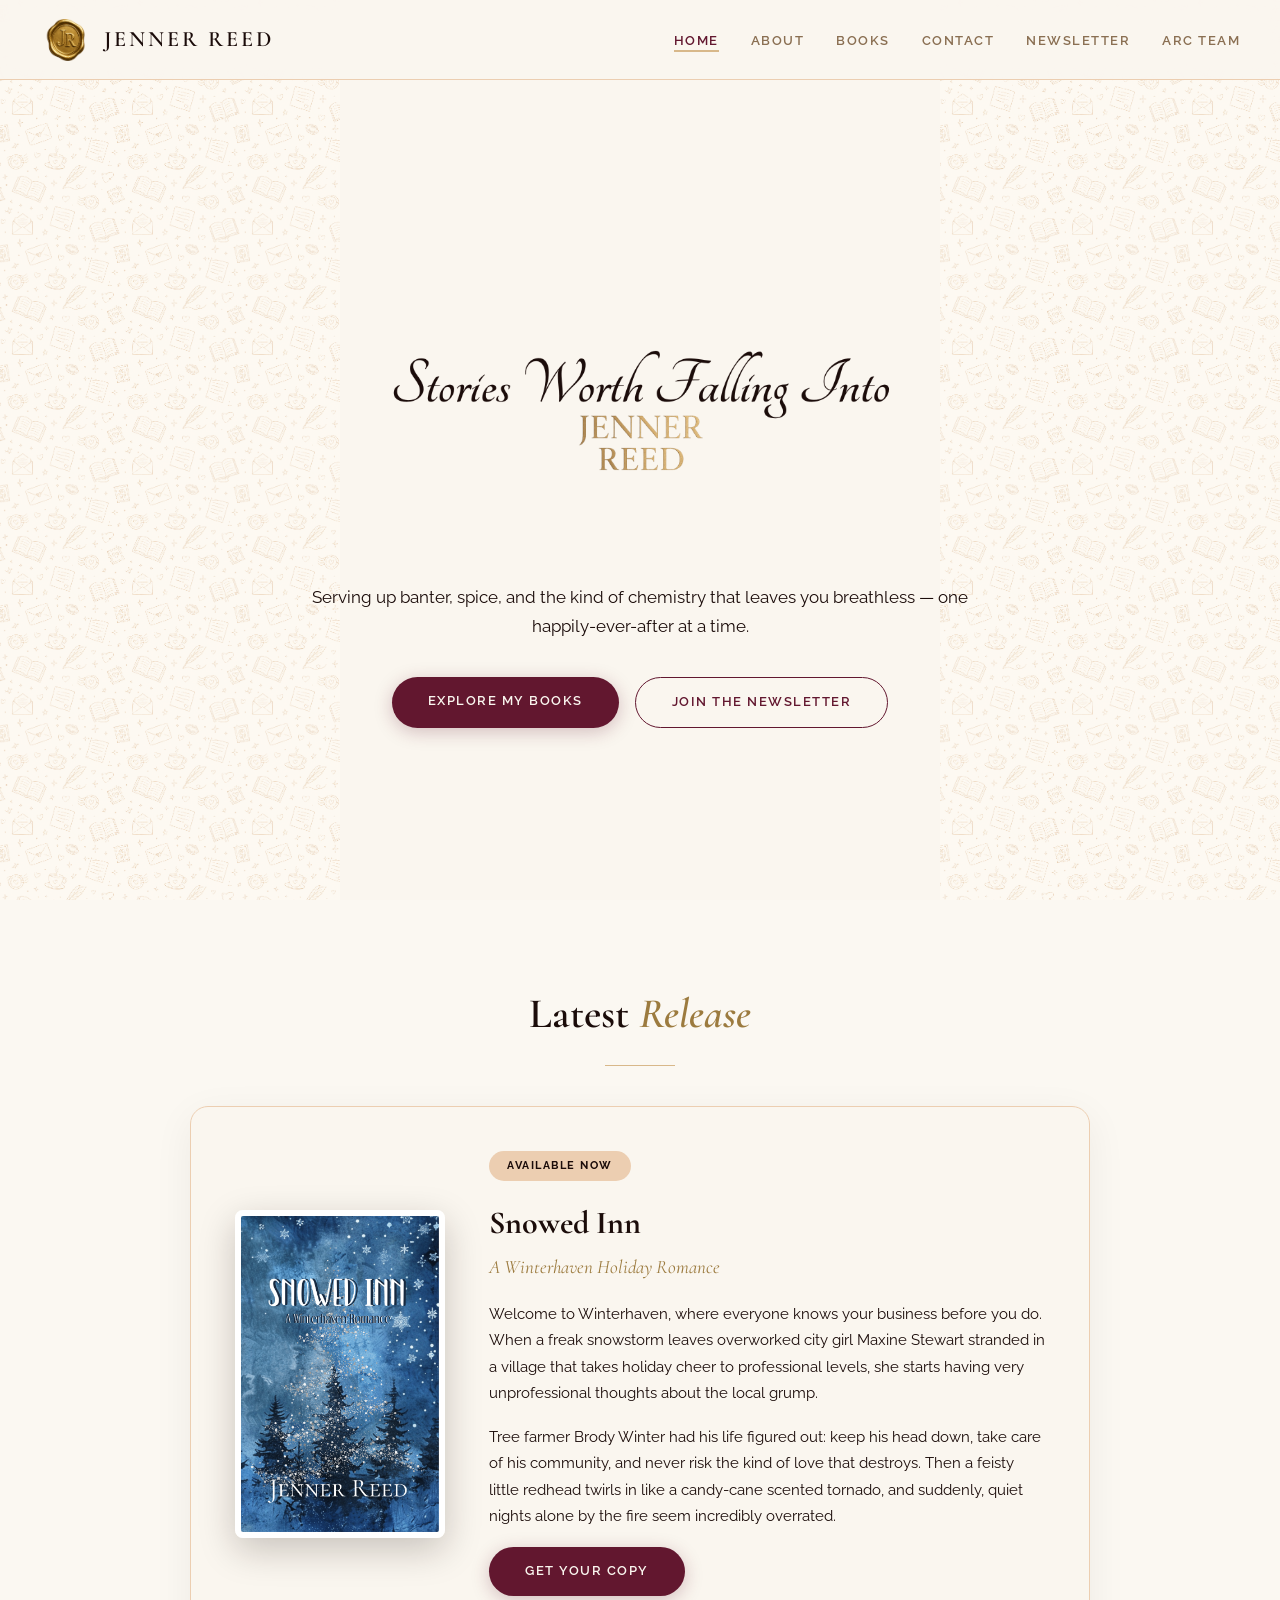
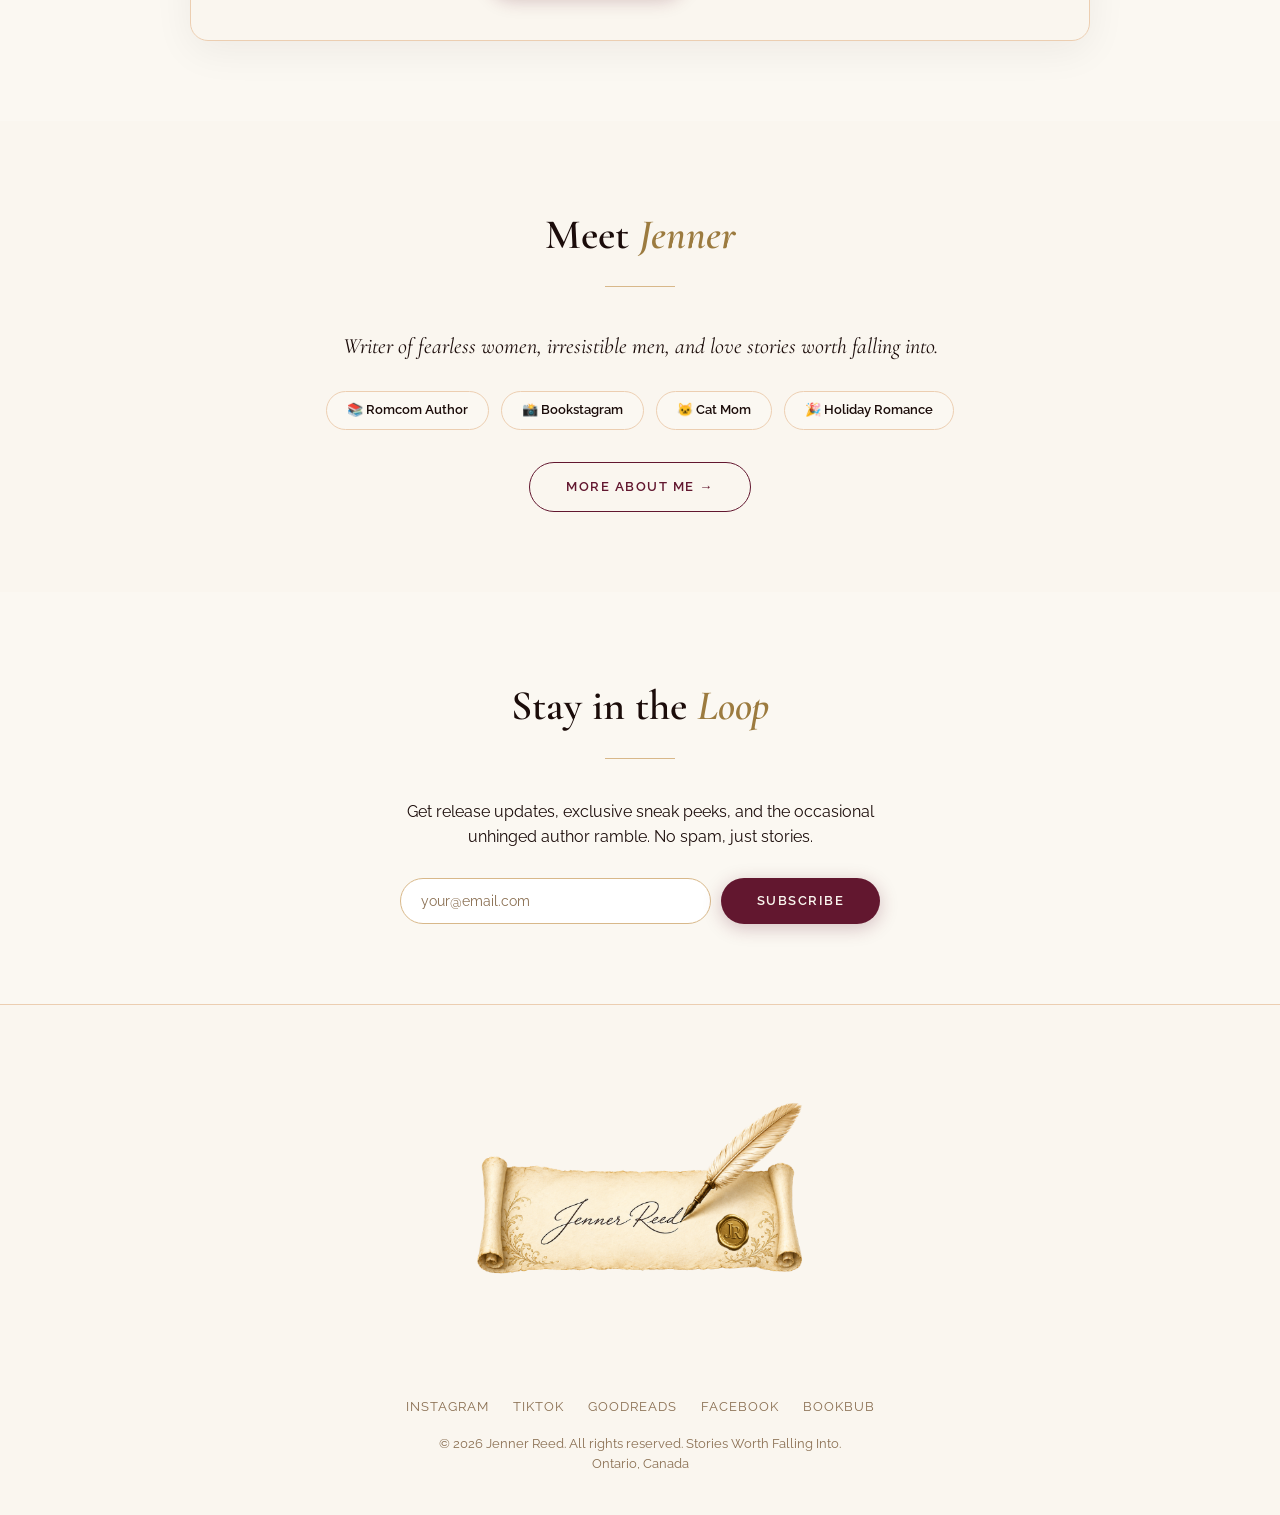
<file: index.html>
<!DOCTYPE html>
<html lang="en">
<head>
<meta charset="UTF-8">
<meta name="viewport" content="width=device-width, initial-scale=1.0">
<title>Jenner Reed | Stories Worth Falling Into</title>
<link rel="icon" type="image/png" href="wax-stamp.png">
<link rel="stylesheet" href="styles.css">
<style>
  /* Page-specific: sparkle ambiance + newsletter input */
  .sparkle { position:absolute; width:5px; height:5px; background:var(--gold-deep); border-radius:50%; opacity:0; animation:sparkle 4s ease-in-out infinite; }
  @keyframes sparkle { 0%,100%{opacity:0;transform:scale(0)} 50%{opacity:0.6;transform:scale(1)} }
  .nl-input {
    flex:1; min-width:220px; padding:14px 20px; border-radius:30px; border:1.5px solid var(--gold-deep);
    background:var(--white); color:var(--ink); font-family:var(--sans); font-size:14px; outline:none;
  }
  .nl-input::placeholder { color:var(--mauve); }
  .nl-input:focus { border-color:var(--burgundy); }
</style>
</head>
<body>

<!-- NAV -->
<nav>
  <a href="index.html" class="nav-logo-wrap">
    <img src="wax-stamp.png" alt="Jenner Reed" class="nav-logo-img">
    <span class="nav-logo-text">Jenner Reed</span>
  </a>
  <button class="hamburger" onclick="document.querySelector('.nav-links').classList.toggle('open')" aria-label="Toggle menu">
    <span></span><span></span><span></span>
  </button>
  <ul class="nav-links">
    <li><a href="index.html" class="active">Home</a></li>
    <li><a href="about.html">About</a></li>
    <li><a href="books.html">Books</a></li>
    <li><a href="contact.html">Contact</a></li>
    <li><a href="newsletter.html">Newsletter</a></li>
    <li><a href="arc.html">ARC Team</a></li>
  </ul>
</nav>

<!-- HERO -->
<section class="hero">
  <div style="position:absolute;inset:0;overflow:hidden;pointer-events:none;z-index:1">
    <div class="sparkle" style="top:18%;left:12%;animation-delay:0s"></div>
    <div class="sparkle" style="top:35%;left:82%;animation-delay:0.8s"></div>
    <div class="sparkle" style="top:65%;left:22%;animation-delay:1.6s"></div>
    <div class="sparkle" style="top:28%;left:68%;animation-delay:2.2s"></div>
    <div class="sparkle" style="top:55%;left:48%;animation-delay:0.4s"></div>
    <div class="sparkle" style="top:12%;left:55%;animation-delay:1.2s"></div>
    <div class="sparkle" style="top:75%;left:75%;animation-delay:1.8s"></div>
  </div>
  <div class="hero-content">
    <div class="hero-logo">
      <img src="tagline.png" alt="Jenner Reed — Stories Worth Falling Into">
    </div>
    <p class="hero-subtitle">Serving up banter, spice, and the kind of chemistry that leaves you breathless — one happily-ever-after at a time.</p>
    <div class="hero-buttons">
      <a href="books.html" class="btn btn-primary">Explore My Books</a>
      <a href="newsletter.html" class="btn btn-outline">Join the Newsletter</a>
    </div>
  </div>
</section>

<!-- FEATURED BOOK -->
<section class="featured-book">
  <h2 class="section-title">Latest <span>Release</span></h2>
  <div class="section-divider"></div>
  <div class="book-card">
    <div class="book-cover">
      <img src="si-cover.png" alt="Snowed Inn — A Winterhaven Romance by Jenner Reed">
    </div>
    <div class="book-info">
      <span class="book-badge">Available Now</span>
      <h3>Snowed Inn</h3>
      <p class="book-series">A Winterhaven Holiday Romance</p>
      <p>Welcome to Winterhaven, where everyone knows your business before you do. When a freak snowstorm leaves overworked city girl Maxine Stewart stranded in a village that takes holiday cheer to professional levels, she starts having very unprofessional thoughts about the local grump.</p>
      <p>Tree farmer Brody Winter had his life figured out: keep his head down, take care of his community, and never risk the kind of love that destroys. Then a feisty little redhead twirls in like a candy-cane scented tornado, and suddenly, quiet nights alone by the fire seem incredibly overrated.</p>
      <a href="https://geni.us/Snowed-Inn" target="_blank" rel="noopener" class="btn btn-primary">Get Your Copy</a>
    </div>
  </div>
</section>

<!-- ABOUT PREVIEW -->
<section class="about-preview-section">
  <h2 class="section-title">Meet <span>Jenner</span></h2>
  <div class="section-divider"></div>
  <div class="about-grid">
    <p style="font-family:var(--serif);font-size:22px;font-style:italic;color:var(--ink);">Writer of fearless women, irresistible men, and love stories worth falling into.</p>
    <div class="about-tags">
      <span class="about-tag">&#128218; Romcom Author</span>
      <span class="about-tag">&#128248; Bookstagram</span>
      <span class="about-tag">&#128049; Cat Mom</span>
      <span class="about-tag">&#127881; Holiday Romance</span>
    </div>
    <div style="margin-top:32px">
      <a href="about.html" class="btn btn-outline">More About Me &rarr;</a>
    </div>
  </div>
</section>

<!-- NEWSLETTER -->
<section class="newsletter">
  <h2 class="section-title">Stay in the <span>Loop</span></h2>
  <div class="section-divider"></div>
  <p>Get release updates, exclusive sneak peeks, and the occasional unhinged author ramble. No spam, just stories.</p>

  <div id="mlb2-37111615" class="ml-form-embedContainer ml-subscribe-form ml-subscribe-form-37111615">
    <div class="ml-form-align-center">
      <div class="ml-form-embedWrapper embedForm" style="background-color:transparent!important;border:none!important;max-width:480px;width:100%;margin:0 auto;">
        <div class="ml-form-embedBody ml-form-embedBodyDefault row-form" style="padding:0!important;">
          <form class="ml-block-form" action="https://assets.mailerlite.com/jsonp/2112372/forms/179301755167704371/subscribe" data-code="" method="post" target="_blank">
            <div class="ml-form-formContent" style="margin:0!important;">
              <div class="ml-form-fieldRow ml-last-item" style="margin:0!important;">
                <div class="ml-field-group ml-field-email ml-validate-email ml-validate-required" style="display:flex;gap:10px;flex-wrap:wrap;justify-content:center;">
                  <input aria-label="email" aria-required="true" type="email" class="form-control nl-input" name="fields[email]" placeholder="your@email.com" autocomplete="email">
                  <input type="hidden" name="ml-submit" value="1">
                  <input type="hidden" name="anticsrf" value="true">
                  <button type="submit" class="btn btn-primary" style="border:none;cursor:pointer;">Subscribe</button>
                </div>
              </div>
            </div>
          </form>
        </div>
        <div class="ml-form-successBody row-success" style="display:none;text-align:center;padding:20px 0;">
          <p style="color:var(--ink);font-size:16px;">Thank you! You've successfully joined the list. &#127881;</p>
        </div>
      </div>
    </div>
  </div>
  <script>function ml_webform_success_37111615(){var $=ml_jQuery||jQuery;$('.ml-subscribe-form-37111615 .row-success').show();$('.ml-subscribe-form-37111615 .row-form').hide();}</script>
  <script src="https://groot.mailerlite.com/js/w/webforms.min.js?v95037e5bac78f29ed026832ca21a7c7b" type="text/javascript"></script>
  <script>fetch("https://assets.mailerlite.com/jsonp/2112372/forms/179301755167704371/takel")</script>
</section>

<!-- FOOTER -->
<footer>
  <img src="parch-quill.png" alt="Jenner Reed" style="display:block;width:340px;max-width:80%;height:auto;margin:0 auto 12px;">
  <div class="footer-links">
    <a href="https://www.instagram.com/jenner_reed" target="_blank" rel="noopener">Instagram</a>
    <a href="https://www.tiktok.com/@jenner_reed" target="_blank" rel="noopener">TikTok</a>
    <a href="https://www.goodreads.com/author/show/19169418.Jenner_Reed" target="_blank" rel="noopener">Goodreads</a>
    <a href="https://www.facebook.com/profile.php?id=61591461936739" target="_blank" rel="noopener">Facebook</a>
    <a href="https://www.bookbub.com/profile/jenner-reed" target="_blank" rel="noopener">BookBub</a>
  </div>
  <p>&copy; 2026 Jenner Reed. All rights reserved. Stories Worth Falling Into.<br>Ontario, Canada</p>
</footer>

  <!-- Cloudflare Web Analytics --><script type='module' src='https://static.cloudflareinsights.com/beacon.min.js' data-cf-beacon='{"token": "d7956b44599a4acba63e6573b7898957"}'></script><!-- End Cloudflare Web Analytics -->
</body>
</html>
</file>
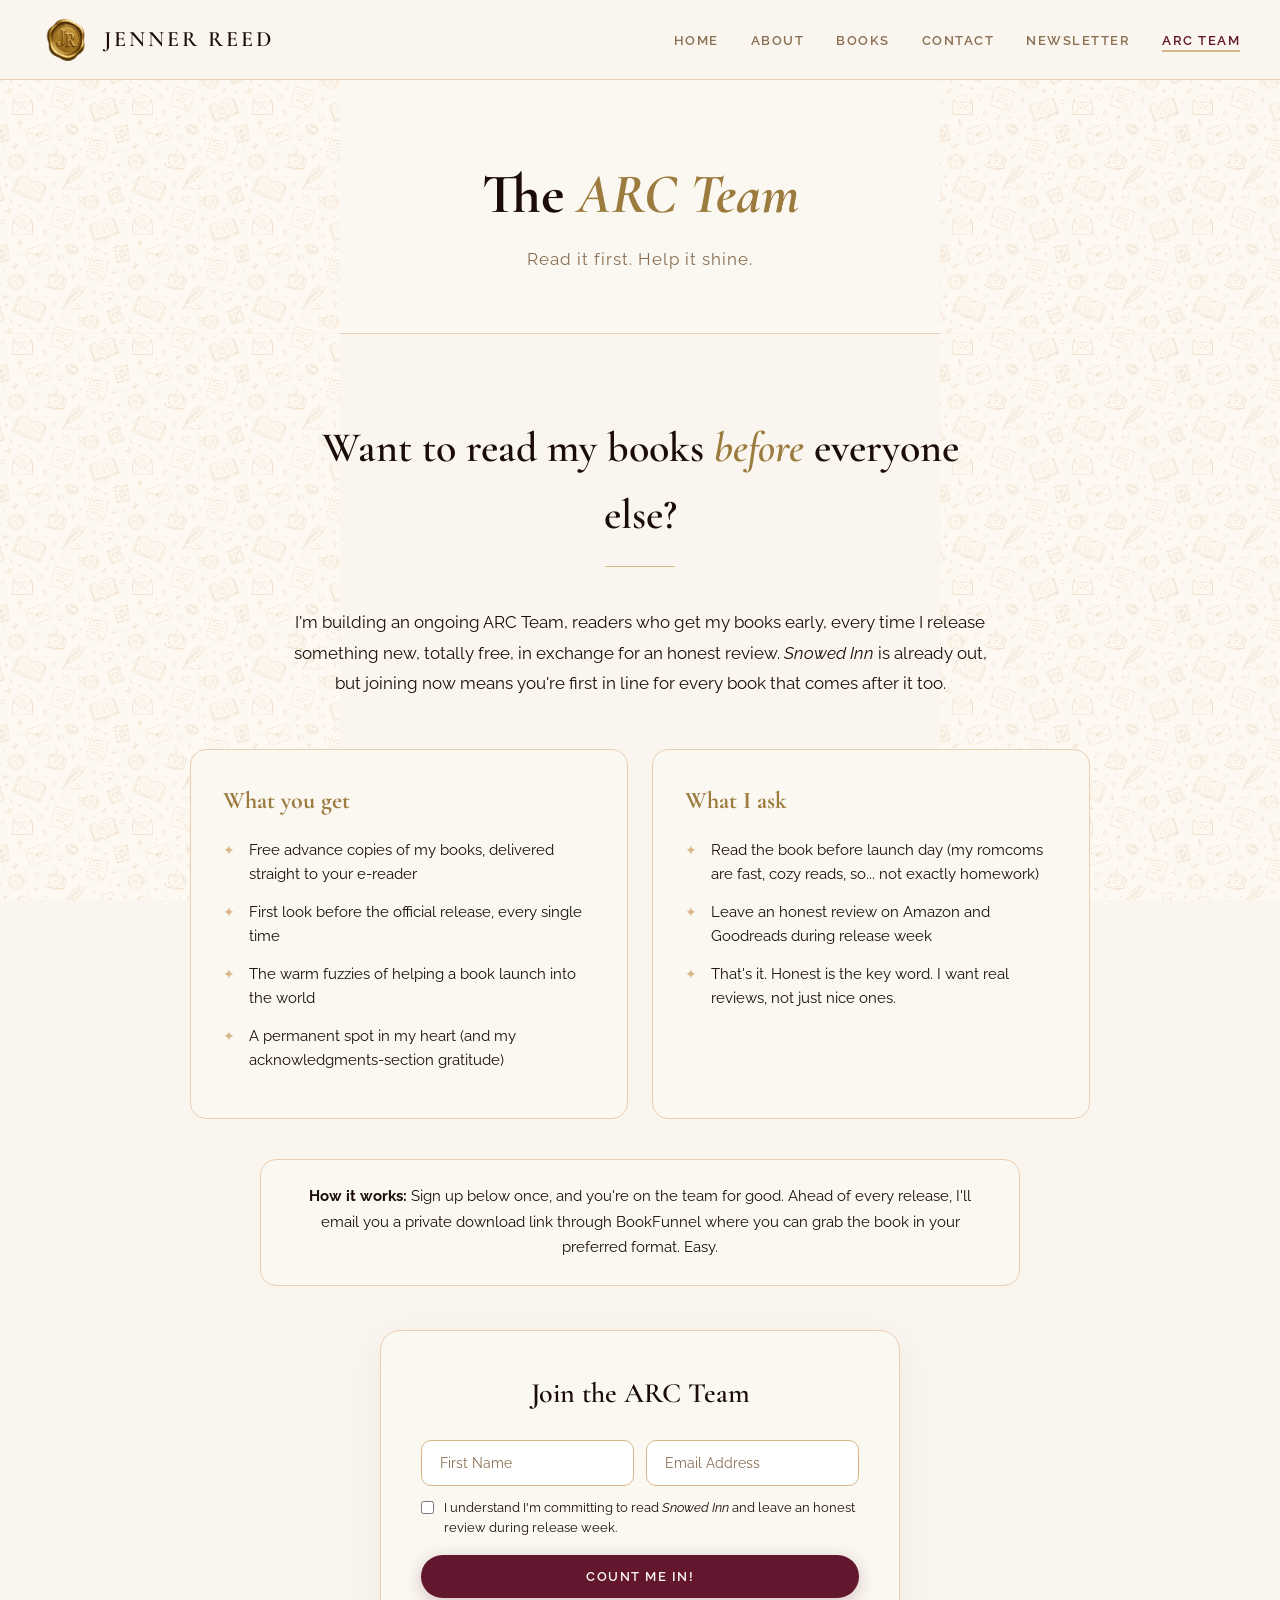
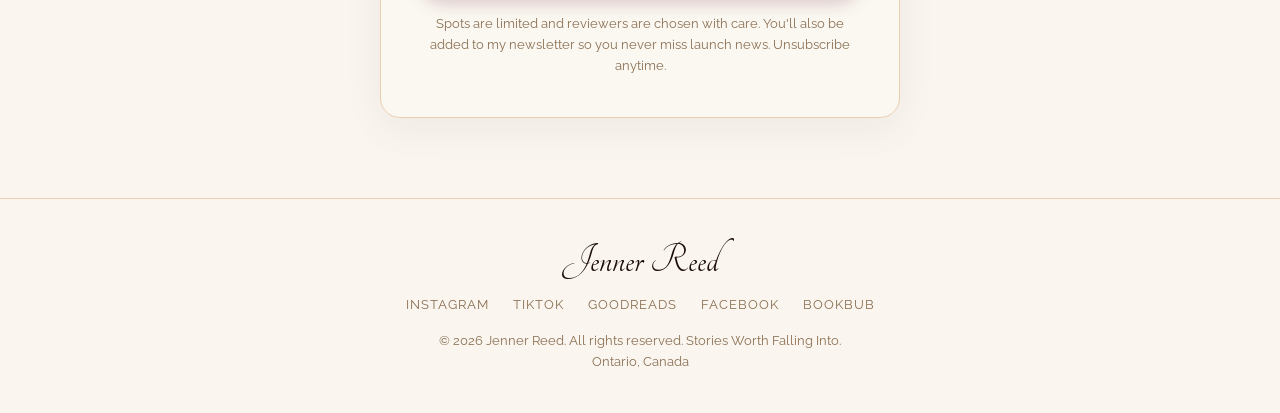
<file: arc.html>
<!DOCTYPE html>
<html lang="en">
<head>
<meta charset="UTF-8">
<meta name="viewport" content="width=device-width, initial-scale=1.0">
<title>ARC Team | Jenner Reed</title>
<link rel="icon" type="image/png" href="wax-stamp.png">
<link rel="stylesheet" href="styles.css">
</head>
<body>

<nav>
  <a href="index.html" class="nav-logo-wrap">
    <img src="wax-stamp.png" alt="Jenner Reed" class="nav-logo-img">
    <span class="nav-logo-text">Jenner Reed</span>
  </a>
  <button class="hamburger" onclick="document.querySelector('.nav-links').classList.toggle('open')" aria-label="Toggle menu">
    <span></span><span></span><span></span>
  </button>
  <ul class="nav-links">
    <li><a href="index.html">Home</a></li>
    <li><a href="about.html">About</a></li>
    <li><a href="books.html">Books</a></li>
    <li><a href="contact.html">Contact</a></li>
    <li><a href="newsletter.html">Newsletter</a></li>
    <li><a href="arc.html" class="active">ARC Team</a></li>
  </ul>
</nav>

<div class="page-header">
  <h1>The <span>ARC Team</span></h1>
  <p>Read it first. Help it shine.</p>
</div>

<!-- =====================================================================
     ARC PAGE: OPEN / CLOSED STATES
     To CLOSE sign-ups: in the two sections below, change the OPEN block's
     style to "display:none" and the CLOSED block's style to "display:block".
     To OPEN them again: reverse it. Only one should be visible at a time.
     ===================================================================== -->

<!-- ============ OPEN STATE (currently visible) ============ -->
<section class="arc-section" id="arc-open" style="display:block;">
  <div class="arc-intro">
    <h2 class="section-title">Want to read my books <span>before</span> everyone else?</h2>
    <div class="section-divider"></div>
    <p>I'm building an ongoing ARC Team, readers who get my books early, every time I release something new, totally free, in exchange for an honest review. <em>Snowed Inn</em> is already out, but joining now means you're first in line for every book that comes after it too.</p>
  </div>

  <div class="arc-cols">
    <div class="arc-perks">
      <h3>What you get</h3>
      <ul class="arc-list">
        <li>Free advance copies of my books, delivered straight to your e-reader</li>
        <li>First look before the official release, every single time</li>
        <li>The warm fuzzies of helping a book launch into the world</li>
        <li>A permanent spot in my heart (and my acknowledgments-section gratitude)</li>
      </ul>
    </div>
    <div class="arc-asks">
      <h3>What I ask</h3>
      <ul class="arc-list">
        <li>Read the book before launch day (my romcoms are fast, cozy reads, so... not exactly homework)</li>
        <li>Leave an honest review on Amazon and Goodreads during release week</li>
        <li>That's it. Honest is the key word. I want real reviews, not just nice ones.</li>
      </ul>
    </div>
  </div>

  <div class="arc-howto">
    <p><strong>How it works:</strong> Sign up below once, and you're on the team for good. Ahead of every release, I'll email you a private download link through BookFunnel where you can grab the book in your preferred format. Easy.</p>
  </div>

  <div class="arc-form-wrap">
    <h2>Join the ARC Team</h2>
    <div id="mlb2-43052795" class="ml-form-embedContainer ml-subscribe-form ml-subscribe-form-43052795">
      <div class="ml-form-align-center">
        <div class="ml-form-embedWrapper embedForm" style="background:transparent!important;border:none!important;max-width:100%;width:100%;">
          <div class="ml-form-embedBody row-form" style="padding:0!important;">
            <form class="ml-block-form" action="https://assets.mailerlite.com/jsonp/2112372/forms/191264720908453088/subscribe" data-code="" method="post" target="_blank">
              <div style="display:flex;gap:12px;margin-bottom:12px;flex-wrap:wrap;">
                <input type="text" name="fields[name]" placeholder="First Name" class="nl-field" style="flex:1;min-width:180px;">
                <input aria-label="email" aria-required="true" type="email" name="fields[email]" placeholder="Email Address" autocomplete="email" class="nl-field" style="flex:1;min-width:180px;" required>
              </div>
              <label style="display:flex;gap:10px;align-items:flex-start;text-align:left;font-size:13px;color:var(--ink);margin-bottom:16px;">
                <input type="checkbox" required style="margin-top:3px;">
                <span>I understand I'm committing to read <em>Snowed Inn</em> and leave an honest review during release week.</span>
              </label>
              <input type="hidden" name="ml-submit" value="1">
              <input type="hidden" name="anticsrf" value="true">
              <button type="submit" class="btn btn-primary" style="width:100%;border:none;cursor:pointer;">Count Me In!</button>
            </form>
          </div>
          <div class="ml-form-successBody row-success" style="display:none;text-align:center;padding:10px 0;">
            <h4 style="font-family:var(--serif);font-size:24px;color:var(--ink);margin-bottom:6px;">You're on the team! &#127881;</h4>
            <p style="color:var(--mauve);font-size:14px;">Thanks for joining. Watch your inbox for your ARC and launch details closer to release day.</p>
          </div>
        </div>
      </div>
    </div>
    <p class="signup-note">Spots are limited and reviewers are chosen with care. You'll also be added to my newsletter so you never miss launch news. Unsubscribe anytime.</p>
    <script>
      function ml_webform_success_43052795(){var $=ml_jQuery||jQuery;$('.ml-subscribe-form-43052795 .row-success').show();$('.ml-subscribe-form-43052795 .row-form').hide();}
    </script>
    <script src="https://groot.mailerlite.com/js/w/webforms.min.js?v83147fa8ce2d95cb73ece7f28b469519" type="text/javascript"></script>
    <script>fetch("https://assets.mailerlite.com/jsonp/2112372/forms/191264720908453088/takel")</script>
  </div>
</section>

<!-- ============ CLOSED STATE (hidden by default) ============ -->
<section class="arc-section" id="arc-closed" style="display:none;">
  <div class="arc-intro">
    <h2 class="section-title">ARC sign-ups are <span>closed</span> for now</h2>
    <div class="section-divider"></div>
    <p>The current ARC team is full, but more books are always on the way, which means more chances to read early. Join my newsletter and you'll be the first to know the moment the next ARC team opens up.</p>
    <div style="margin-top:32px;">
      <a href="newsletter.html" class="btn btn-primary">Join the Newsletter</a>
    </div>
  </div>
</section>

<footer>
  <div class="footer-name">Jenner Reed</div>
  <div class="footer-links">
    <a href="https://www.instagram.com/jenner_reed" target="_blank" rel="noopener">Instagram</a>
    <a href="https://www.tiktok.com/@jenner_reed" target="_blank" rel="noopener">TikTok</a>
    <a href="https://www.goodreads.com/author/show/19169418.Jenner_Reed" target="_blank" rel="noopener">Goodreads</a>
    <a href="https://www.facebook.com/profile.php?id=61591461936739" target="_blank" rel="noopener">Facebook</a>
    <a href="https://www.bookbub.com/profile/jenner-reed" target="_blank" rel="noopener">BookBub</a>
  </div>
  <p>&copy; 2026 Jenner Reed. All rights reserved. Stories Worth Falling Into.<br>Ontario, Canada</p>
</footer>

  <!-- Cloudflare Web Analytics --><script type='module' src='https://static.cloudflareinsights.com/beacon.min.js' data-cf-beacon='{"token": "d7956b44599a4acba63e6573b7898957"}'></script><!-- End Cloudflare Web Analytics -->
</body>
</html>
</file>
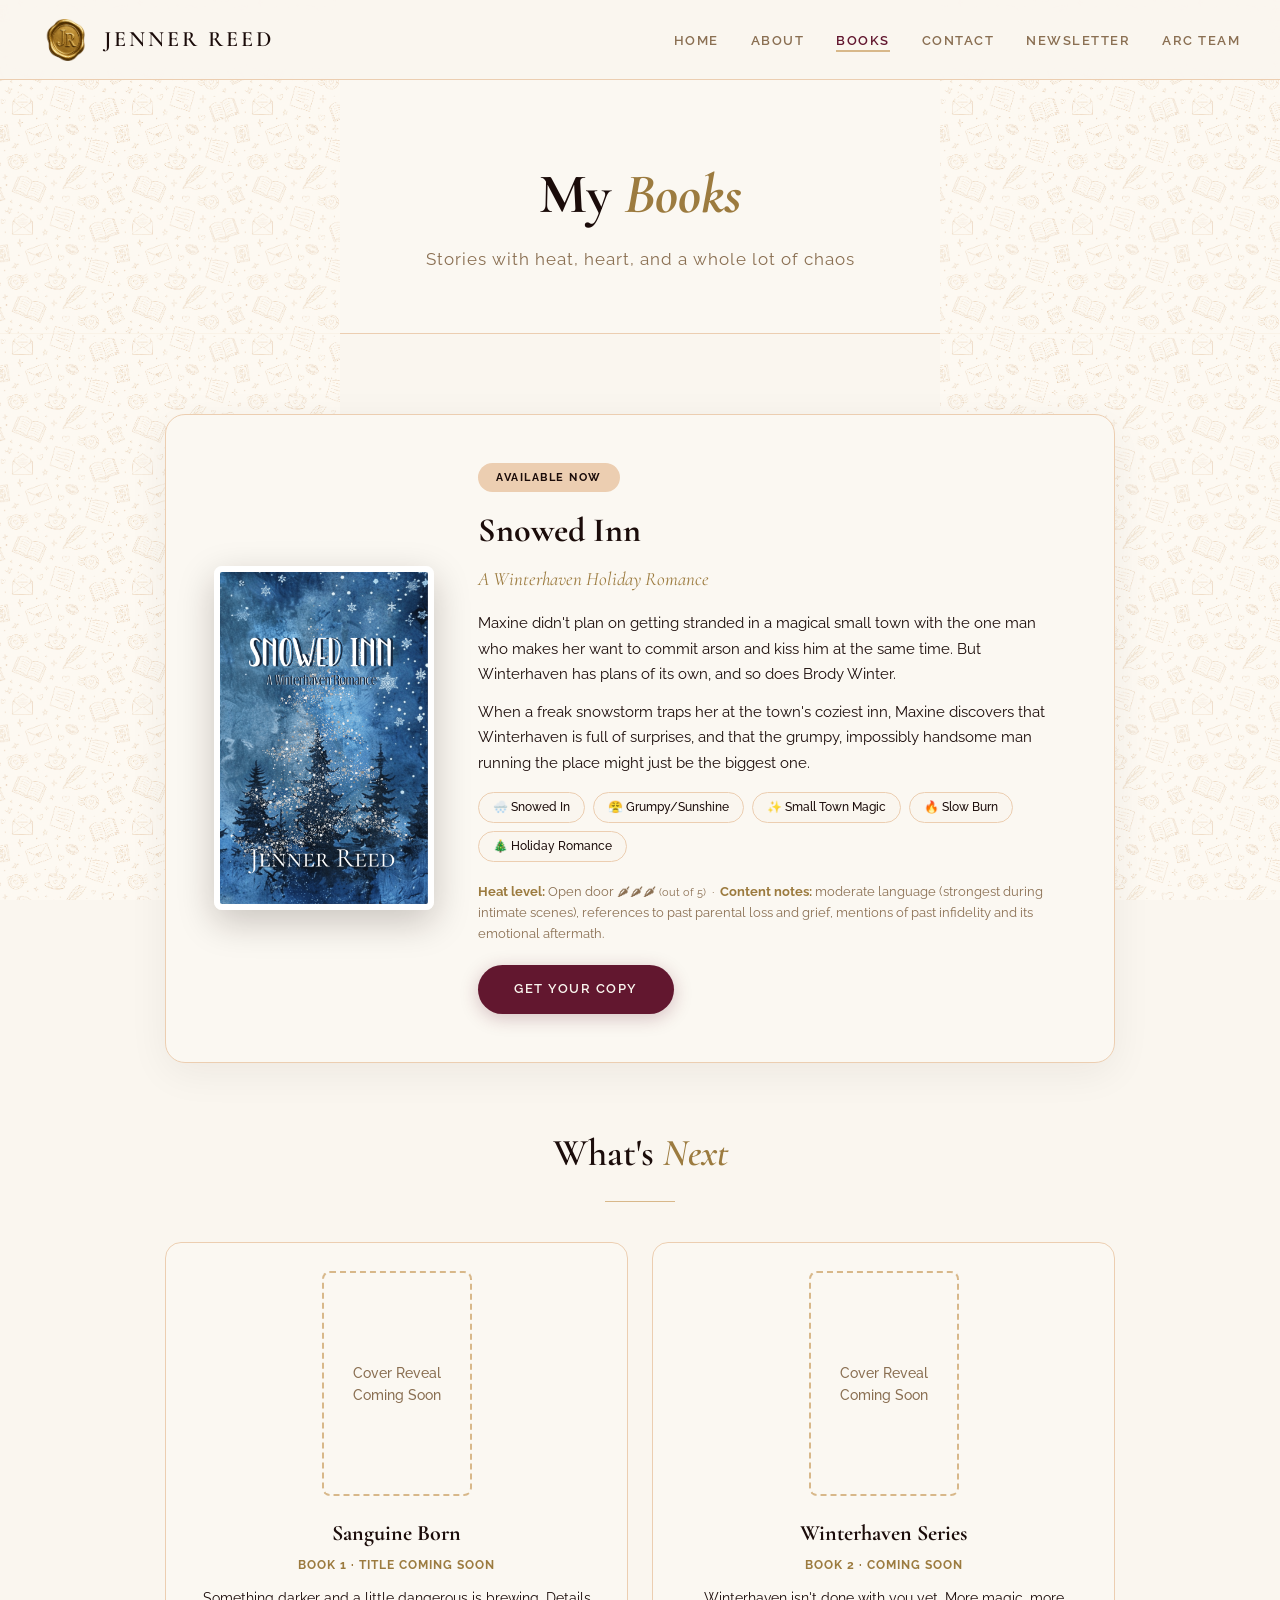
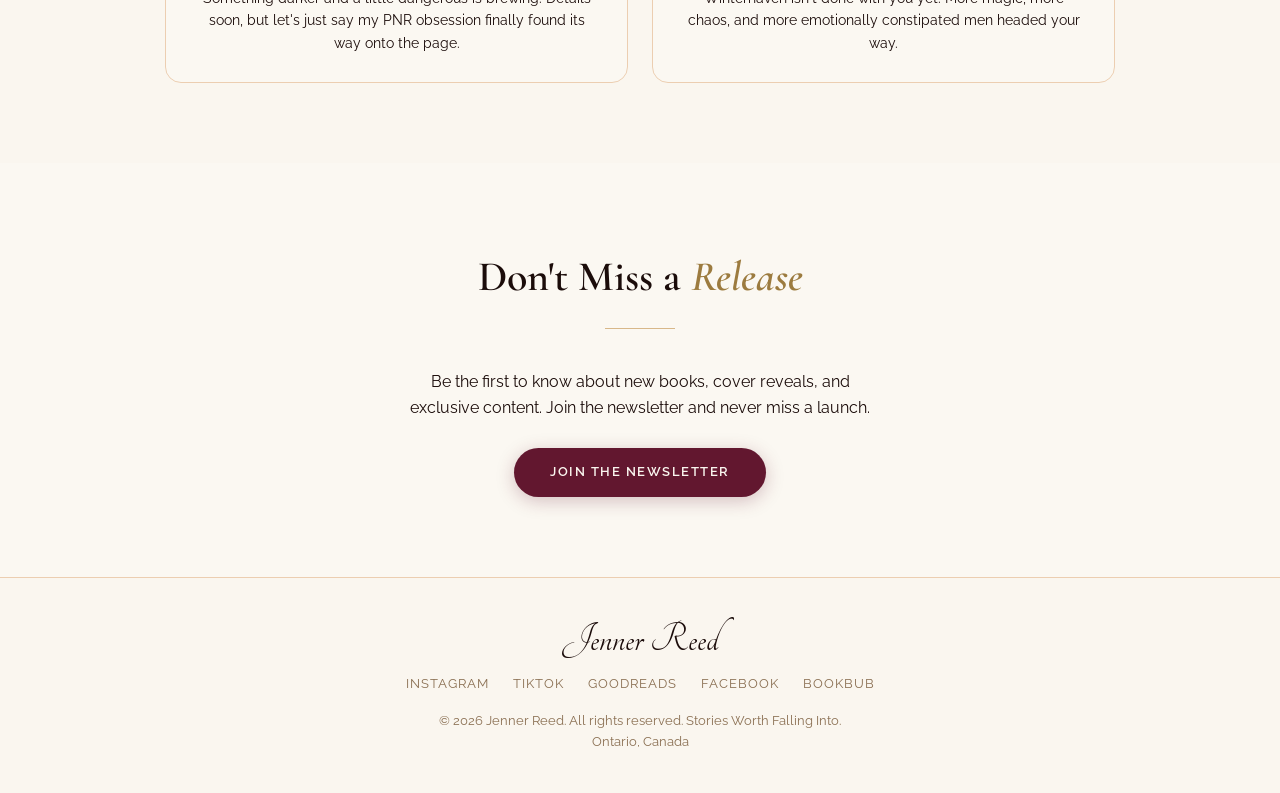
<file: books.html>
<!DOCTYPE html>
<html lang="en">
<head>
<meta charset="UTF-8">
<meta name="viewport" content="width=device-width, initial-scale=1.0">
<title>Books | Jenner Reed</title>
<link rel="icon" type="image/png" href="wax-stamp.png">
<link rel="stylesheet" href="styles.css">
</head>
<body>

<nav>
  <a href="index.html" class="nav-logo-wrap">
    <img src="wax-stamp.png" alt="Jenner Reed" class="nav-logo-img">
    <span class="nav-logo-text">Jenner Reed</span>
  </a>
  <button class="hamburger" onclick="document.querySelector('.nav-links').classList.toggle('open')" aria-label="Toggle menu">
    <span></span><span></span><span></span>
  </button>
  <ul class="nav-links">
    <li><a href="index.html">Home</a></li>
    <li><a href="about.html">About</a></li>
    <li><a href="books.html" class="active">Books</a></li>
    <li><a href="contact.html">Contact</a></li>
    <li><a href="newsletter.html">Newsletter</a></li>
    <li><a href="arc.html">ARC Team</a></li>
  </ul>
</nav>

<div class="page-header">
  <h1>My <span>Books</span></h1>
  <p>Stories with heat, heart, and a whole lot of chaos</p>
</div>

<section class="books-section">
  <div class="featured-book-card">
    <div class="featured-cover">
      <img src="si-cover.png" alt="Snowed Inn — A Winterhaven Romance by Jenner Reed">
    </div>
    <div class="featured-info">
      <span class="featured-badge">Available Now</span>
      <h2>Snowed Inn</h2>
      <p class="series">A Winterhaven Holiday Romance</p>
      <p>Maxine didn't plan on getting stranded in a magical small town with the one man who makes her want to commit arson and kiss him at the same time. But Winterhaven has plans of its own, and so does Brody Winter.</p>
      <p>When a freak snowstorm traps her at the town's coziest inn, Maxine discovers that Winterhaven is full of surprises, and that the grumpy, impossibly handsome man running the place might just be the biggest one.</p>
      <div class="tropes">
        <span class="trope-tag">&#127784;&#65039; Snowed In</span>
        <span class="trope-tag">&#128548; Grumpy/Sunshine</span>
        <span class="trope-tag">&#10024; Small Town Magic</span>
        <span class="trope-tag">&#128293; Slow Burn</span>
        <span class="trope-tag">&#127876; Holiday Romance</span>
      </div>
      <p style="font-size:13px; color:var(--mauve); line-height:1.6; margin:14px 0 20px 0;"><strong style="color:var(--gold-ink);">Heat level:</strong> Open door &#127798;&#127798;&#127798; <span style="font-size:11px;">(out of 5)</span> &nbsp;&middot;&nbsp; <strong style="color:var(--gold-ink);">Content notes:</strong> moderate language (strongest during intimate scenes), references to past parental loss and grief, mentions of past infidelity and its emotional aftermath.</p>
      <a href="https://geni.us/Snowed-Inn" target="_blank" rel="noopener" class="btn btn-primary">Get Your Copy</a>
    </div>
  </div>

  <div class="books-section-header">
    <h2>What's <span>Next</span></h2>
    <div class="section-divider"></div>
  </div>

  <div class="upcoming-grid">
    <div class="upcoming-card">
      <div class="upcoming-cover placeholder"><span>Cover Reveal Coming Soon</span></div>
      <h3>Sanguine Born</h3>
      <p class="status">Book 1 &middot; Title Coming Soon</p>
      <p>Something darker and a little dangerous is brewing. Details soon, but let's just say my PNR obsession finally found its way onto the page.</p>
    </div>
    <div class="upcoming-card">
      <div class="upcoming-cover placeholder"><span>Cover Reveal Coming Soon</span></div>
      <h3>Winterhaven Series</h3>
      <p class="status">Book 2 &middot; Coming Soon</p>
      <p>Winterhaven isn't done with you yet. More magic, more chaos, and more emotionally constipated men headed your way.</p>
    </div>
  </div>
</section>

<section class="newsletter">
  <h2 class="section-title">Don't Miss a <span>Release</span></h2>
  <div class="section-divider"></div>
  <p>Be the first to know about new books, cover reveals, and exclusive content. Join the newsletter and never miss a launch.</p>
  <a href="newsletter.html" class="btn btn-primary">Join the Newsletter</a>
</section>

<footer>
  <div class="footer-name">Jenner Reed</div>
  <div class="footer-links">
    <a href="https://www.instagram.com/jenner_reed" target="_blank" rel="noopener">Instagram</a>
    <a href="https://www.tiktok.com/@jenner_reed" target="_blank" rel="noopener">TikTok</a>
    <a href="https://www.goodreads.com/author/show/19169418.Jenner_Reed" target="_blank" rel="noopener">Goodreads</a>
    <a href="https://www.facebook.com/profile.php?id=61591461936739" target="_blank" rel="noopener">Facebook</a>
    <a href="https://www.bookbub.com/profile/jenner-reed" target="_blank" rel="noopener">BookBub</a>
  </div>
  <p>&copy; 2026 Jenner Reed. All rights reserved. Stories Worth Falling Into.<br>Ontario, Canada</p>
</footer>

  <!-- Cloudflare Web Analytics --><script type='module' src='https://static.cloudflareinsights.com/beacon.min.js' data-cf-beacon='{"token": "d7956b44599a4acba63e6573b7898957"}'></script><!-- End Cloudflare Web Analytics -->
</body>
</html>
</file>
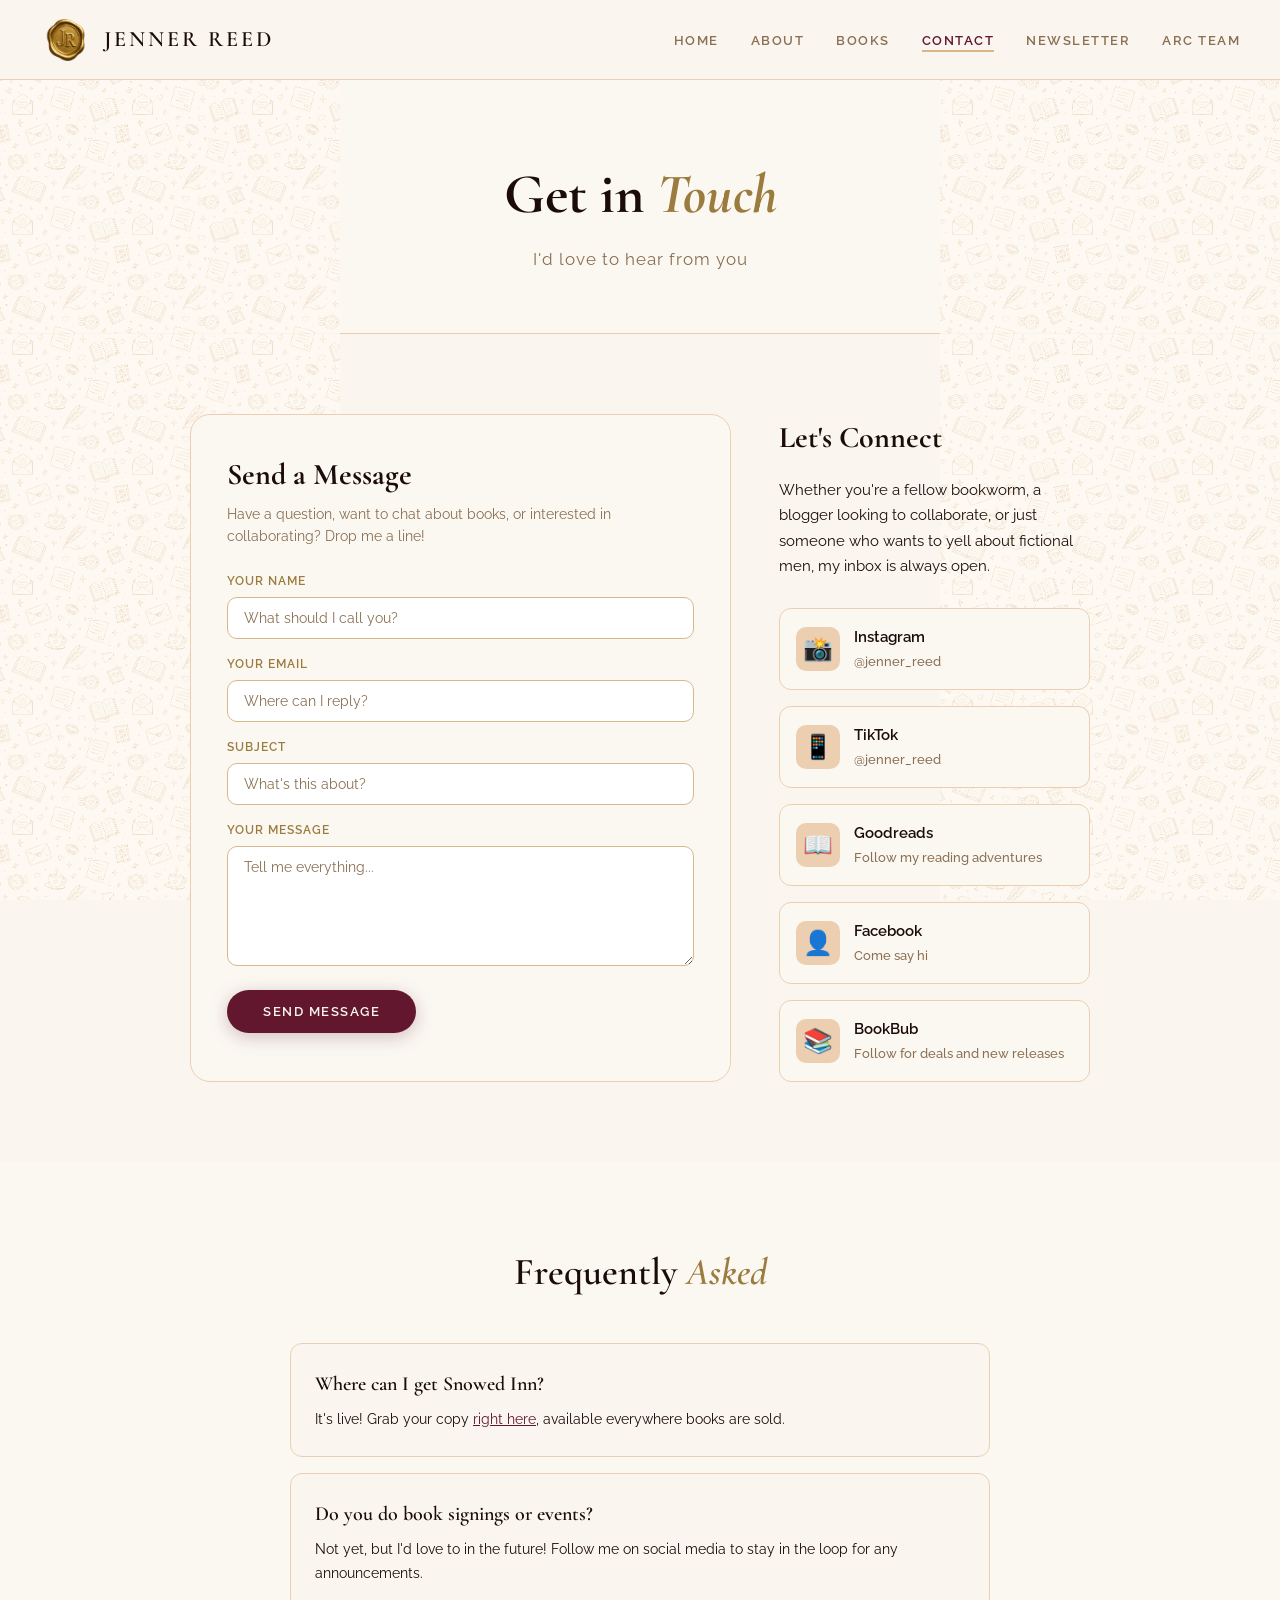
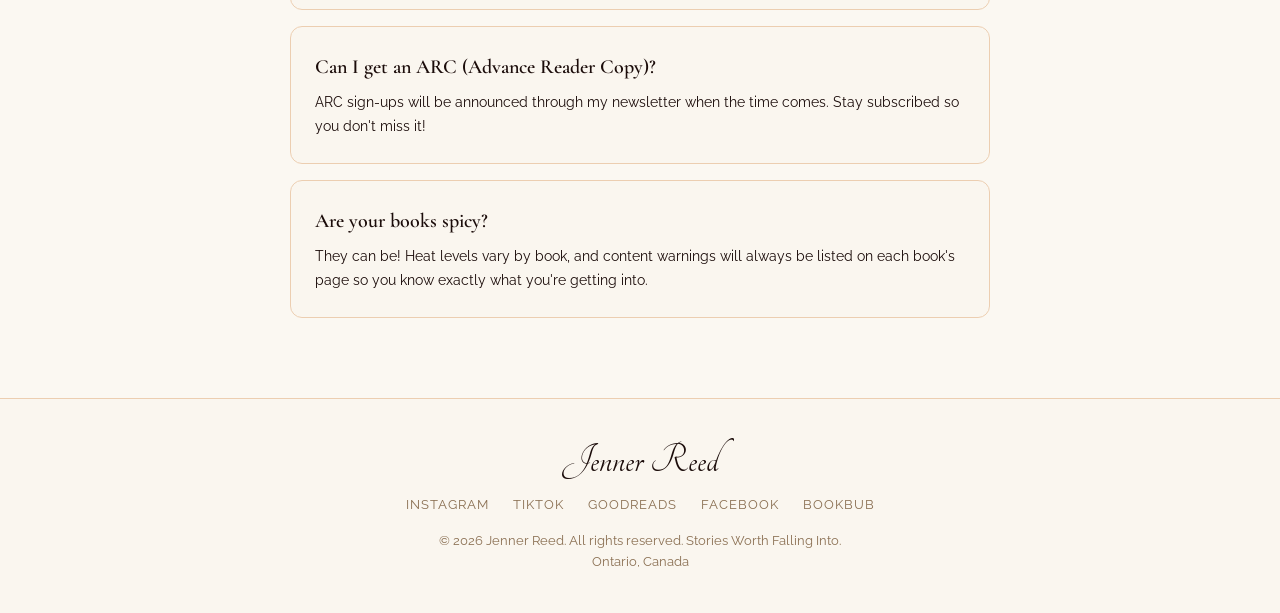
<file: contact.html>
<!DOCTYPE html>
<html lang="en">
<head>
<meta charset="UTF-8">
<meta name="viewport" content="width=device-width, initial-scale=1.0">
<title>Contact | Jenner Reed</title>
<link rel="icon" type="image/png" href="wax-stamp.png">
<link rel="stylesheet" href="styles.css">
</head>
<body>

<nav>
  <a href="index.html" class="nav-logo-wrap">
    <img src="wax-stamp.png" alt="Jenner Reed" class="nav-logo-img">
    <span class="nav-logo-text">Jenner Reed</span>
  </a>
  <button class="hamburger" onclick="document.querySelector('.nav-links').classList.toggle('open')" aria-label="Toggle menu">
    <span></span><span></span><span></span>
  </button>
  <ul class="nav-links">
    <li><a href="index.html">Home</a></li>
    <li><a href="about.html">About</a></li>
    <li><a href="books.html">Books</a></li>
    <li><a href="contact.html" class="active">Contact</a></li>
    <li><a href="newsletter.html">Newsletter</a></li>
    <li><a href="arc.html">ARC Team</a></li>
  </ul>
</nav>

<div class="page-header">
  <h1>Get in <span>Touch</span></h1>
  <p>I'd love to hear from you</p>
</div>

<section class="contact-section">
  <div class="contact-grid">
    <div class="contact-form-wrap">
      <h2>Send a Message</h2>
      <p class="subtitle">Have a question, want to chat about books, or interested in collaborating? Drop me a line!</p>
      <form action="https://formspree.io/f/xnjbpwjl" method="POST">
        <div class="form-group">
          <label for="name">Your Name</label>
          <input type="text" id="name" name="name" placeholder="What should I call you?" required>
        </div>
        <div class="form-group">
          <label for="email">Your Email</label>
          <input type="email" id="email" name="email" placeholder="Where can I reply?" required>
        </div>
        <div class="form-group">
          <label for="subject">Subject</label>
          <input type="text" id="subject" name="subject" placeholder="What's this about?">
        </div>
        <div class="form-group">
          <label for="message">Your Message</label>
          <textarea id="message" name="message" placeholder="Tell me everything..." required></textarea>
        </div>
        <button type="submit" class="btn btn-primary">Send Message</button>
      </form>
    </div>

    <div class="contact-info">
      <h2>Let's Connect</h2>
      <p>Whether you're a fellow bookworm, a blogger looking to collaborate, or just someone who wants to yell about fictional men, my inbox is always open.</p>
      <div class="contact-links">
        <a href="https://www.instagram.com/jenner_reed" target="_blank" rel="noopener" class="contact-link">
          <div class="contact-link-icon">&#128248;</div>
          <div class="contact-link-text">
            <h3>Instagram</h3>
            <p>@jenner_reed</p>
          </div>
        </a>
        <a href="https://www.tiktok.com/@jenner_reed" target="_blank" rel="noopener" class="contact-link">
          <div class="contact-link-icon">&#128241;</div>
          <div class="contact-link-text">
            <h3>TikTok</h3>
            <p>@jenner_reed</p>
          </div>
        </a>
        <a href="https://www.goodreads.com/author/show/19169418.Jenner_Reed" target="_blank" rel="noopener" class="contact-link">
          <div class="contact-link-icon">&#128214;</div>
          <div class="contact-link-text">
            <h3>Goodreads</h3>
            <p>Follow my reading adventures</p>
          </div>
        </a>
        <a href="https://www.facebook.com/profile.php?id=61591461936739" target="_blank" rel="noopener" class="contact-link">
          <div class="contact-link-icon">&#128100;</div>
          <div class="contact-link-text">
            <h3>Facebook</h3>
            <p>Come say hi</p>
          </div>
        </a>
        <a href="https://www.bookbub.com/profile/jenner-reed" target="_blank" rel="noopener" class="contact-link">
          <div class="contact-link-icon">&#128218;</div>
          <div class="contact-link-text">
            <h3>BookBub</h3>
            <p>Follow for deals and new releases</p>
          </div>
        </a>
      </div>
    </div>
  </div>
</section>

<section class="faq-section">
  <h2>Frequently <span>Asked</span></h2>
  <div class="faq-grid">
    <div class="faq-item">
      <h3>Where can I get Snowed Inn?</h3>
      <p>It's live! Grab your copy <a href="https://geni.us/Snowed-Inn" target="_blank" rel="noopener" style="color:var(--burgundy);">right here</a>, available everywhere books are sold.</p>
    </div>
    <div class="faq-item">
      <h3>Do you do book signings or events?</h3>
      <p>Not yet, but I'd love to in the future! Follow me on social media to stay in the loop for any announcements.</p>
    </div>
    <div class="faq-item">
      <h3>Can I get an ARC (Advance Reader Copy)?</h3>
      <p>ARC sign-ups will be announced through my newsletter when the time comes. Stay subscribed so you don't miss it!</p>
    </div>
    <div class="faq-item">
      <h3>Are your books spicy?</h3>
      <p>They can be! Heat levels vary by book, and content warnings will always be listed on each book's page so you know exactly what you're getting into.</p>
    </div>
  </div>
</section>

<footer>
  <div class="footer-name">Jenner Reed</div>
  <div class="footer-links">
    <a href="https://www.instagram.com/jenner_reed" target="_blank" rel="noopener">Instagram</a>
    <a href="https://www.tiktok.com/@jenner_reed" target="_blank" rel="noopener">TikTok</a>
    <a href="https://www.goodreads.com/author/show/19169418.Jenner_Reed" target="_blank" rel="noopener">Goodreads</a>
    <a href="https://www.facebook.com/profile.php?id=61591461936739" target="_blank" rel="noopener">Facebook</a>
    <a href="https://www.bookbub.com/profile/jenner-reed" target="_blank" rel="noopener">BookBub</a>
  </div>
  <p>&copy; 2026 Jenner Reed. All rights reserved. Stories Worth Falling Into.<br>Ontario, Canada</p>
</footer>

  <!-- Cloudflare Web Analytics --><script type='module' src='https://static.cloudflareinsights.com/beacon.min.js' data-cf-beacon='{"token": "d7956b44599a4acba63e6573b7898957"}'></script><!-- End Cloudflare Web Analytics -->
</body>
</html>
</file>
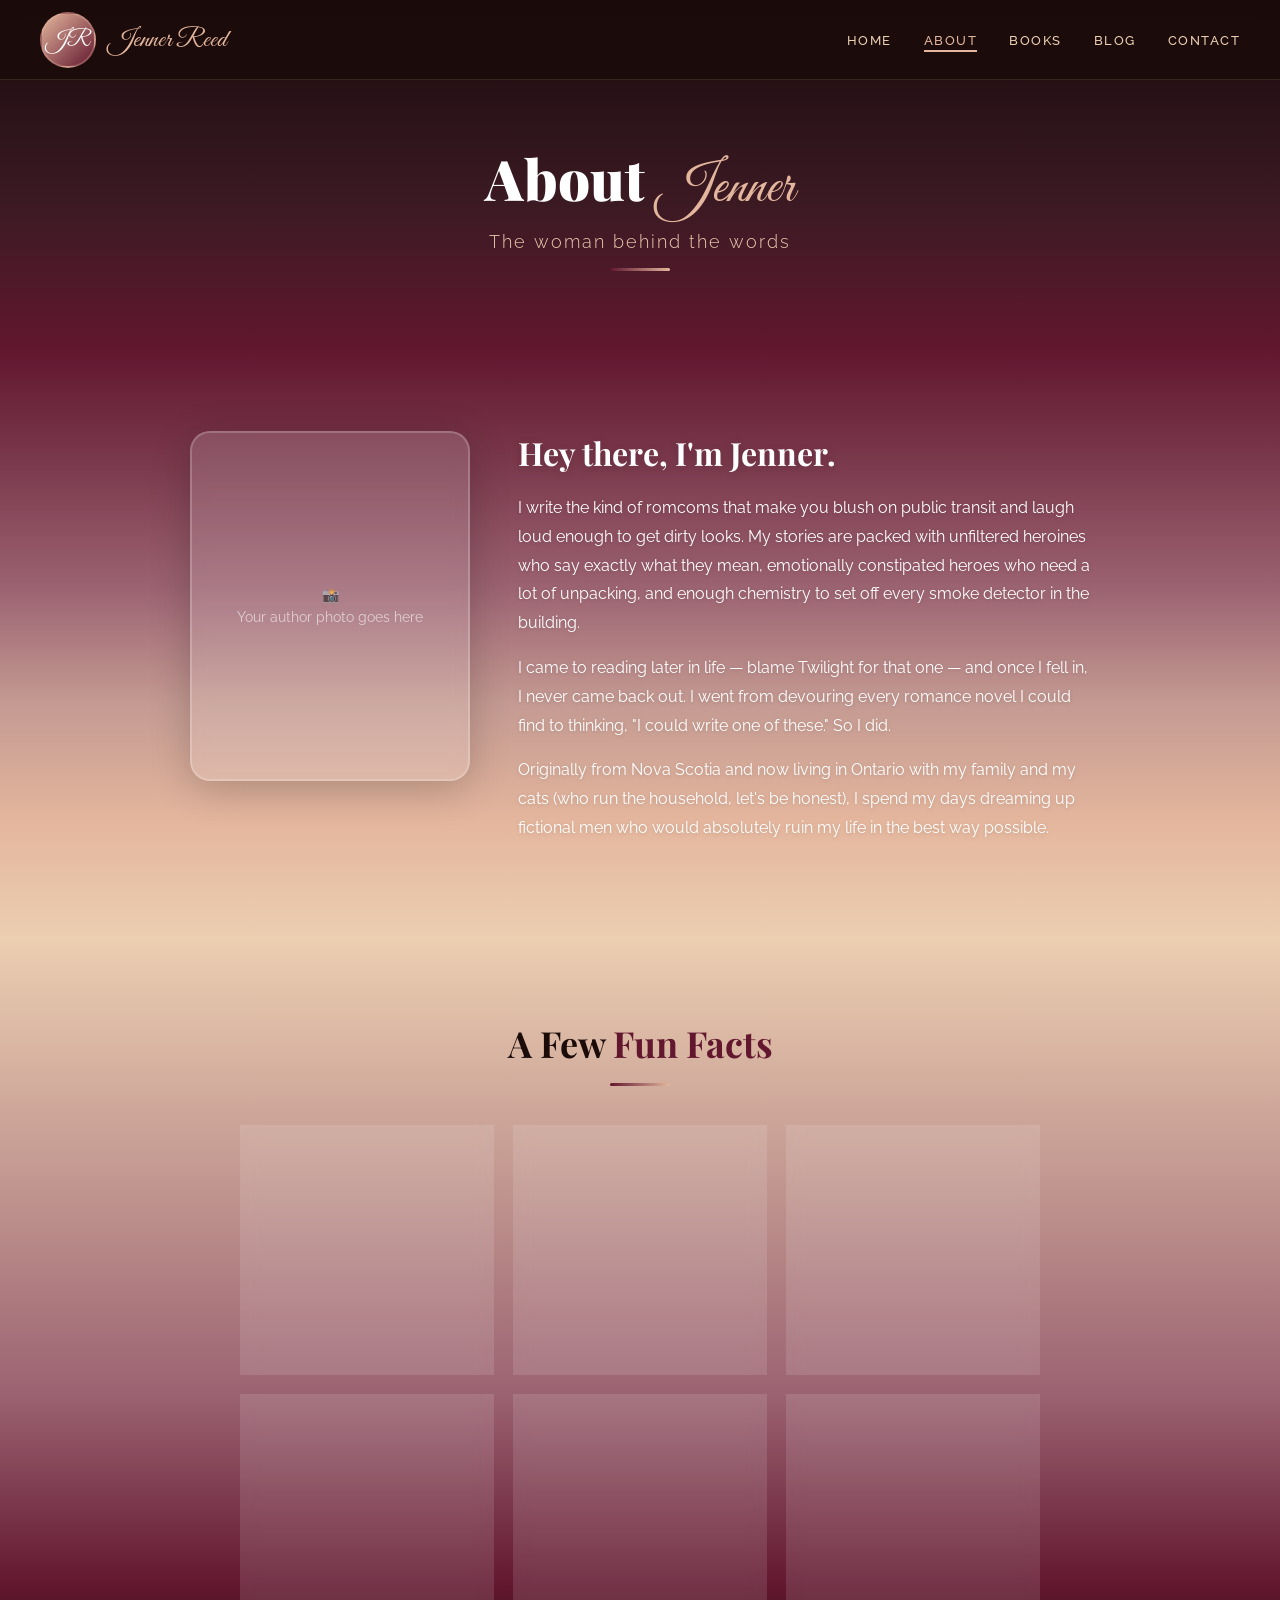
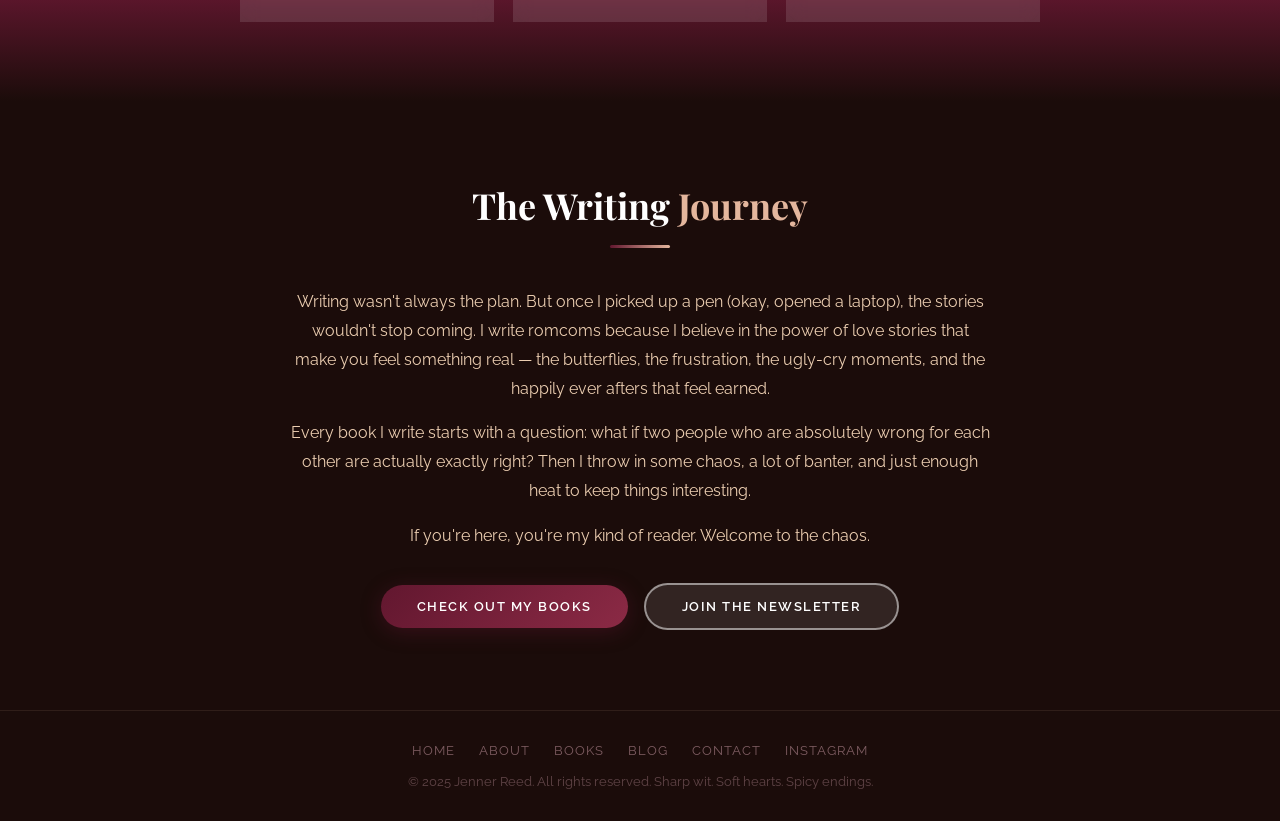
<file: jenner-reed-about.html>
<!DOCTYPE html>
<html lang="en">
<head>
<meta charset="UTF-8">
<meta name="viewport" content="width=device-width, initial-scale=1.0">
<title>About | Jenner Reed</title>
<style>
  @import url('https://fonts.googleapis.com/css2?family=Playfair+Display:ital,wght@0,400;0,700;0,900;1,400;1,700&family=Raleway:wght@300;400;500;600;700&family=Great+Vibes&display=swap');

  :root {
    --peach: #e4b69d;
    --burgundy: #62172f;
    --mauve: #7c5b60;
    --gold: #ecceb1;
    --dark: #1b0c0a;
    --black: #000000;
    --white: #ffffff;
  }

  * { margin: 0; padding: 0; box-sizing: border-box; }

  body {
    font-family: 'Raleway', sans-serif;
    color: var(--white);
    overflow-x: hidden;
    background: var(--dark);
  }

  /* NAV */
  nav {
    position: fixed; top: 0; width: 100%; z-index: 1000;
    background: rgba(27,12,10,0.9);
    backdrop-filter: blur(12px);
    border-bottom: 1px solid rgba(228,182,157,0.15);
    padding: 0 40px;
    display: flex; align-items: center; justify-content: space-between;
    height: 80px;
  }
  .nav-logo-wrap {
    display: flex; align-items: center; gap: 12px;
    text-decoration: none;
  }
  .nav-logo-placeholder {
    width: 56px; height: 56px;
    border-radius: 50%;
    background: linear-gradient(135deg, var(--peach), var(--burgundy));
    display: flex; align-items: center; justify-content: center;
    font-family: 'Great Vibes', cursive;
    font-size: 22px;
    color: var(--white);
    border: 2px solid rgba(228,182,157,0.3);
    flex-shrink: 0;
  }
  .nav-logo-text {
    font-family: 'Great Vibes', cursive;
    font-size: 26px;
    color: var(--peach);
  }
  .nav-links { display: flex; gap: 32px; list-style: none; }
  .nav-links a {
    text-decoration: none;
    color: var(--gold);
    font-size: 13px;
    font-weight: 500;
    letter-spacing: 1.5px;
    text-transform: uppercase;
    transition: color 0.3s;
    position: relative;
  }
  .nav-links a::after {
    content: '';
    position: absolute; bottom: -4px; left: 0;
    width: 0; height: 2px;
    background: var(--peach);
    transition: width 0.3s;
  }
  .nav-links a:hover { color: var(--peach); }
  .nav-links a:hover::after { width: 100%; }
  .nav-links a.active { color: var(--peach); }
  .nav-links a.active::after { width: 100%; }
  .hamburger { display: none; flex-direction: column; gap: 5px; cursor: pointer; background: none; border: none; padding: 4px; }
  .hamburger span { display: block; width: 26px; height: 2px; background: var(--peach); border-radius: 2px; }

  /* BUTTONS */
  .btn {
    display: inline-block;
    padding: 14px 36px;
    border-radius: 30px;
    font-size: 13px;
    font-weight: 600;
    letter-spacing: 1.5px;
    text-transform: uppercase;
    text-decoration: none;
    cursor: pointer;
    transition: all 0.3s;
    border: none;
  }
  .btn-primary {
    background: linear-gradient(135deg, var(--burgundy), #8b2a45);
    color: var(--white);
    box-shadow: 0 4px 20px rgba(98,23,47,0.4);
  }
  .btn-primary:hover { transform: translateY(-2px); box-shadow: 0 6px 30px rgba(98,23,47,0.6); }
  .btn-outline {
    background: rgba(255,255,255,0.1);
    color: var(--white);
    border: 2px solid rgba(255,255,255,0.5);
  }
  .btn-outline:hover { background: rgba(255,255,255,0.2); border-color: var(--white); transform: translateY(-2px); }

  /* PAGE HEADER */
  .page-header {
    padding: 140px 40px 80px;
    text-align: center;
    background: linear-gradient(180deg,
      #1b0c0a 0%,
      #2a1218 30%,
      #3d1a24 60%,
      #62172f 100%
    );
  }
  .page-header h1 {
    font-family: 'Playfair Display', serif;
    font-size: 56px;
    font-weight: 900;
    margin-bottom: 8px;
  }
  .page-header h1 span {
    font-family: 'Great Vibes', cursive;
    font-weight: 400;
    color: var(--peach);
  }
  .page-header p {
    color: var(--gold);
    font-size: 18px;
    font-weight: 300;
    letter-spacing: 2px;
  }
  .section-divider {
    width: 60px; height: 3px;
    background: linear-gradient(90deg, var(--burgundy), var(--peach));
    margin: 16px auto 0;
    border-radius: 2px;
  }

  /* ABOUT CONTENT */
  .about-content {
    background: linear-gradient(180deg,
      #62172f 0%,
      #7c3b4e 20%,
      #9b6271 40%,
      #c49a92 60%,
      #e4b69d 80%,
      #ecceb1 100%
    );
    padding: 80px 40px;
  }
  .about-main {
    max-width: 900px;
    margin: 0 auto;
    display: flex;
    gap: 48px;
    align-items: flex-start;
    flex-wrap: wrap;
  }
  .about-photo {
    width: 280px; height: 350px;
    border-radius: 20px;
    background: rgba(255,255,255,0.15);
    backdrop-filter: blur(8px);
    border: 2px solid rgba(255,255,255,0.2);
    display: flex; align-items: center; justify-content: center;
    flex-shrink: 0;
    box-shadow: 0 8px 40px rgba(0,0,0,0.2);
    overflow: hidden;
  }
  .about-photo .placeholder-text {
    color: rgba(255,255,255,0.6);
    font-size: 14px;
    text-align: center;
    padding: 20px;
    line-height: 1.6;
  }
  .about-bio { flex: 1; min-width: 300px; }
  .about-bio h2 {
    font-family: 'Playfair Display', serif;
    font-size: 32px;
    font-weight: 700;
    color: var(--white);
    margin-bottom: 20px;
    text-shadow: 0 2px 10px rgba(0,0,0,0.2);
  }
  .about-bio p {
    font-size: 16px;
    line-height: 1.8;
    margin-bottom: 16px;
    color: var(--white);
    text-shadow: 0 1px 4px rgba(0,0,0,0.15);
  }

  /* FUN FACTS */
  .fun-facts {
    background: linear-gradient(180deg,
      #ecceb1 0%,
      #c49a92 30%,
      #9b6271 60%,
      #62172f 85%,
      #1b0c0a 100%
    );
    padding: 80px 40px;
  }
  .fun-facts h2 {
    font-family: 'Playfair Display', serif;
    font-size: 36px;
    font-weight: 700;
    text-align: center;
    color: var(--dark);
    margin-bottom: 8px;
  }
  .fun-facts h2 span { color: var(--burgundy); }
  .fun-facts-grid {
    max-width: 800px;
    margin: 40px auto 0;
    display: grid;
    grid-template-columns: repeat(auto-fit, minmax(220px, 1fr));
    gap: 20px;
  }
  .fact-card {
    background: rgba(255,255,255,0.12);
    backdrop-filter: blur(8px);
    border: 1px solid rgba(255,255,255,0.15);
    border-radius: 16px;
    padding: 24px;
    text-align: center;
    transition: transform 0.3s;
  }
  .fact-card:hover { transform: translateY(-4px); }
  .fact-emoji { font-size: 36px; margin-bottom: 12px; }
  .fact-card h3 {
    font-family: 'Playfair Display', serif;
    font-size: 18px;
    color: var(--gold);
    margin-bottom: 8px;
  }
  .fact-card p {
    color: rgba(255,255,255,0.8);
    font-size: 14px;
    line-height: 1.6;
  }

  /* WRITING JOURNEY */
  .writing-journey {
    background: var(--dark);
    padding: 80px 40px;
    text-align: center;
  }
  .writing-journey h2 {
    font-family: 'Playfair Display', serif;
    font-size: 36px;
    color: var(--white);
    margin-bottom: 8px;
  }
  .writing-journey h2 span { color: var(--peach); }
  .journey-text {
    max-width: 700px;
    margin: 40px auto 0;
  }
  .journey-text p {
    color: var(--gold);
    font-size: 16px;
    line-height: 1.8;
    margin-bottom: 16px;
  }
  .journey-cta {
    margin-top: 32px;
  }

  /* FOOTER */
  footer {
    padding: 32px 40px;
    text-align: center;
    background: var(--dark);
    border-top: 1px solid rgba(228,182,157,0.1);
  }
  .footer-links { display: flex; gap: 24px; justify-content: center; margin-bottom: 16px; flex-wrap: wrap; }
  .footer-links a {
    color: var(--mauve);
    text-decoration: none;
    font-size: 13px;
    letter-spacing: 1px;
    text-transform: uppercase;
    transition: color 0.3s;
  }
  .footer-links a:hover { color: var(--peach); }
  footer p { color: var(--mauve); font-size: 13px; opacity: 0.7; }

  /* MOBILE */
  @media (max-width: 768px) {
    nav { padding: 0 20px; height: 70px; }
    .nav-logo-placeholder { width: 44px; height: 44px; font-size: 18px; }
    .nav-logo-text { font-size: 22px; }
    .nav-links {
      display: none; position: absolute; top: 70px; left: 0; right: 0;
      background: rgba(27,12,10,0.96); flex-direction: column;
      padding: 24px; gap: 20px;
      border-bottom: 1px solid rgba(228,182,157,0.15);
    }
    .nav-links.open { display: flex; }
    .hamburger { display: flex; }
    .page-header { padding: 120px 20px 60px; }
    .page-header h1 { font-size: 40px; }
    .about-content { padding: 60px 20px; }
    .about-photo { width: 100%; max-width: 280px; margin: 0 auto; }
    .about-main { justify-content: center; }
    .fun-facts { padding: 60px 20px; }
    .writing-journey { padding: 60px 20px; }
  }
</style>
</head>
<body>

<!-- NAVIGATION -->
<nav>
  <a href="#" class="nav-logo-wrap">
    <div class="nav-logo-placeholder">JR</div>
    <span class="nav-logo-text">Jenner Reed</span>
  </a>
  <button class="hamburger" onclick="document.querySelector('.nav-links').classList.toggle('open')" aria-label="Toggle menu">
    <span></span><span></span><span></span>
  </button>
  <ul class="nav-links">
    <li><a href="#">Home</a></li>
    <li><a href="#" class="active">About</a></li>
    <li><a href="#">Books</a></li>
    <li><a href="#">Blog</a></li>
    <li><a href="#">Contact</a></li>
  </ul>
</nav>

<!-- PAGE HEADER -->
<div class="page-header">
  <h1>About <span>Jenner</span></h1>
  <p>The woman behind the words</p>
  <div class="section-divider"></div>
</div>

<!-- ABOUT CONTENT -->
<section class="about-content">
  <div class="about-main">
    <div class="about-photo">
      <!-- Replace with: <img src="images/author-photo.jpg" alt="Jenner Reed" style="width:100%;height:100%;object-fit:cover;"> -->
      <p class="placeholder-text">📸<br>Your author photo goes here</p>
    </div>
    <div class="about-bio">
      <h2>Hey there, I'm Jenner.</h2>
      <p>I write the kind of romcoms that make you blush on public transit and laugh loud enough to get dirty looks. My stories are packed with unfiltered heroines who say exactly what they mean, emotionally constipated heroes who need a lot of unpacking, and enough chemistry to set off every smoke detector in the building.</p>
      <p>I came to reading later in life — blame Twilight for that one — and once I fell in, I never came back out. I went from devouring every romance novel I could find to thinking, "I could write one of these." So I did.</p>
      <p>Originally from Nova Scotia and now living in Ontario with my family and my cats (who run the household, let's be honest), I spend my days dreaming up fictional men who would absolutely ruin my life in the best way possible.</p>
    </div>
  </div>
</section>

<!-- FUN FACTS -->
<section class="fun-facts">
  <h2>A Few <span>Fun Facts</span></h2>
  <div class="section-divider" style="margin-bottom:0"></div>
  <div class="fun-facts-grid">
    <div class="fact-card">
      <div class="fact-emoji">📖</div>
      <h3>Late Bloomer Reader</h3>
      <p>Didn't discover the magic of reading until adulthood. Made up for lost time by reading approximately 4,000 books since.</p>
    </div>
    <div class="fact-card">
      <div class="fact-emoji">🐱</div>
      <h3>Cat Mom</h3>
      <p>My cats are my unofficial editors. They mostly suggest more nap scenes and fewer plot twists.</p>
    </div>
    <div class="fact-card">
      <div class="fact-emoji">📸</div>
      <h3>Bookstagrammer</h3>
      <p>When I'm not writing, I'm arranging books in aesthetically pleasing stacks and calling it "content creation."</p>
    </div>
    <div class="fact-card">
      <div class="fact-emoji">🌶️</div>
      <h3>Spice Level: High</h3>
      <p>My books come with a built-in warning label. You've been advised. You're welcome.</p>
    </div>
    <div class="fact-card">
      <div class="fact-emoji">🇨🇦</div>
      <h3>East Coast Roots</h3>
      <p>Born in Nova Scotia, living in Ontario. I brought the Maritime charm and the stubbornness with me.</p>
    </div>
    <div class="fact-card">
      <div class="fact-emoji">💬</div>
      <h3>Just a Little Bit Savage</h3>
      <p>My heroines say what everyone else is thinking. I may or may not base them on my inner monologue.</p>
    </div>
  </div>
</section>

<!-- WRITING JOURNEY -->
<section class="writing-journey">
  <h2>The Writing <span>Journey</span></h2>
  <div class="section-divider"></div>
  <div class="journey-text">
    <p>Writing wasn't always the plan. But once I picked up a pen (okay, opened a laptop), the stories wouldn't stop coming. I write romcoms because I believe in the power of love stories that make you feel something real — the butterflies, the frustration, the ugly-cry moments, and the happily ever afters that feel earned.</p>
    <p>Every book I write starts with a question: what if two people who are absolutely wrong for each other are actually exactly right? Then I throw in some chaos, a lot of banter, and just enough heat to keep things interesting.</p>
    <p>If you're here, you're my kind of reader. Welcome to the chaos.</p>
  </div>
  <div class="journey-cta">
    <a href="#" class="btn btn-primary" style="margin-right:12px">Check Out My Books</a>
    <a href="#" class="btn btn-outline">Join the Newsletter</a>
  </div>
</section>

<!-- FOOTER -->
<footer>
  <div class="footer-links">
    <a href="#">Home</a>
    <a href="#">About</a>
    <a href="#">Books</a>
    <a href="#">Blog</a>
    <a href="#">Contact</a>
    <a href="https://www.instagram.com/jenner_reed" target="_blank" rel="noopener">Instagram</a>
  </div>
  <p>&copy; 2025 Jenner Reed. All rights reserved. Sharp wit. Soft hearts. Spicy endings.</p>
</footer>

</body>
</html>
</file>
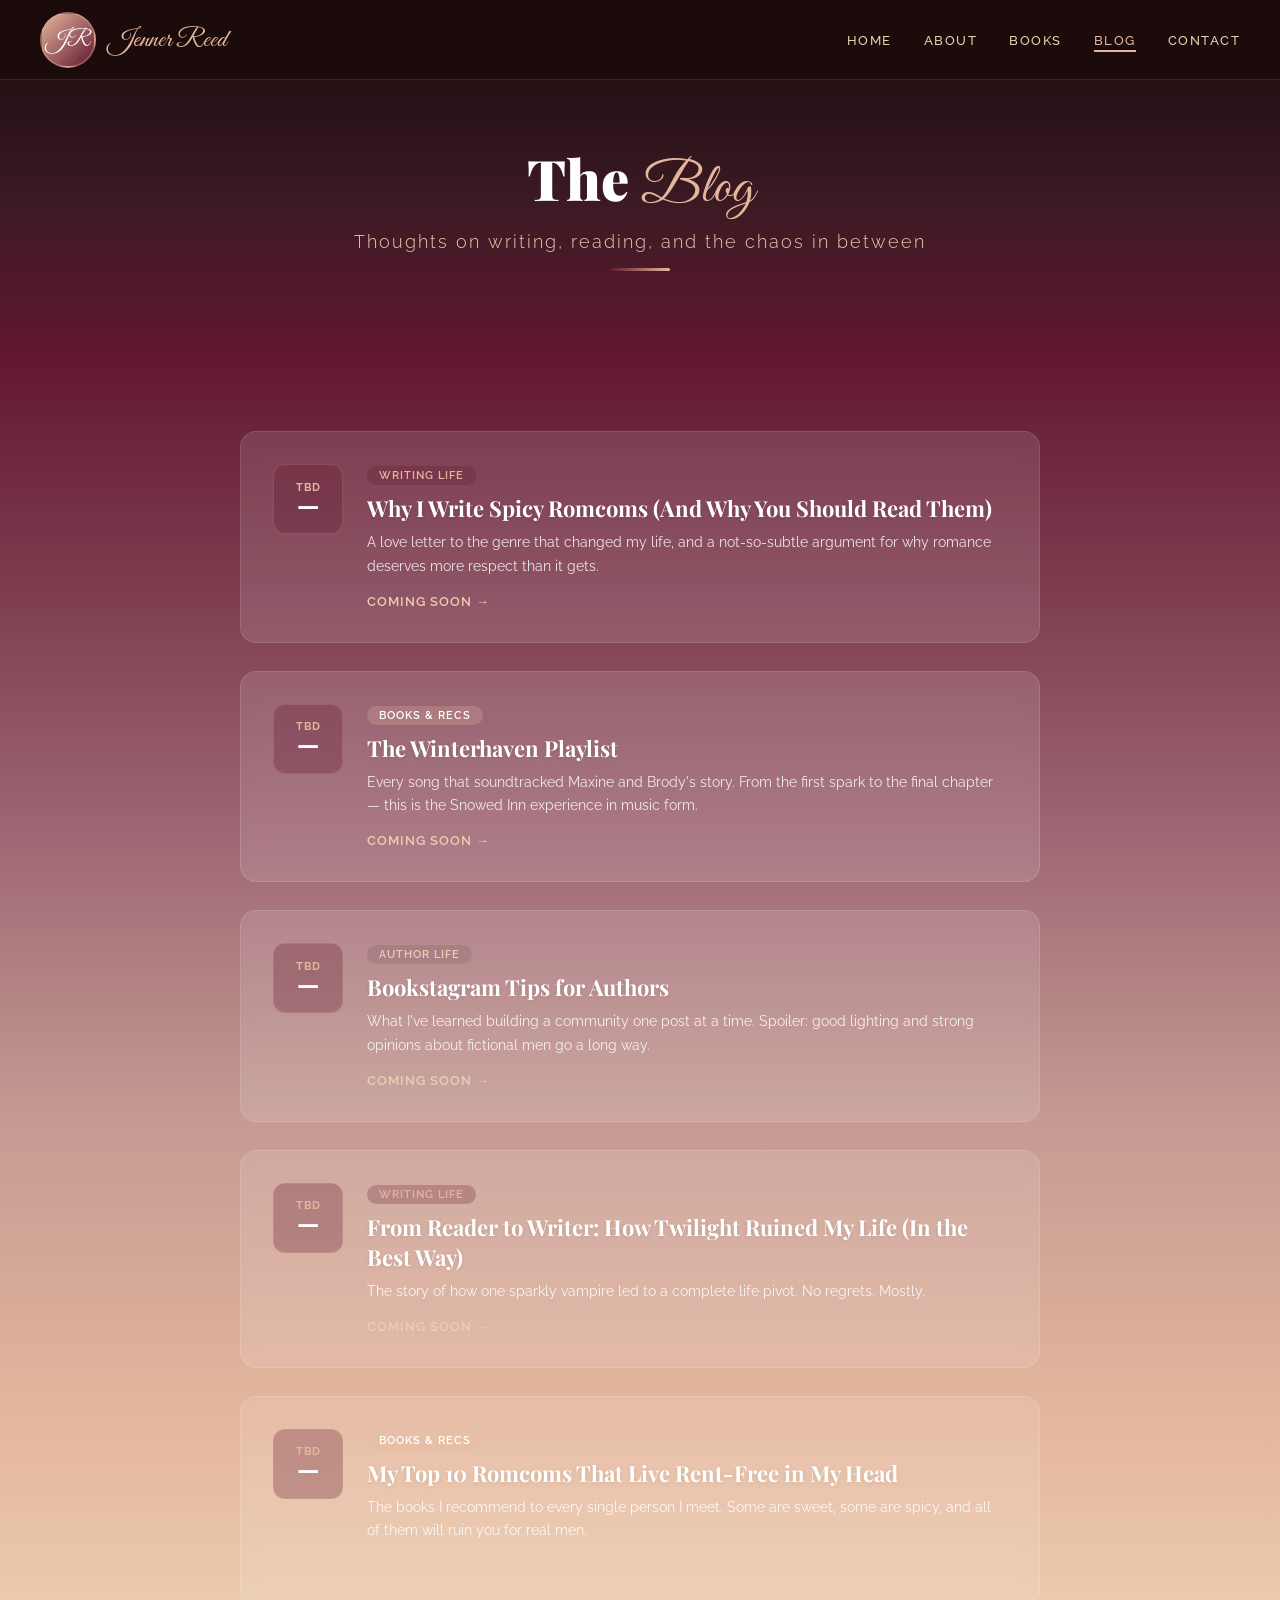
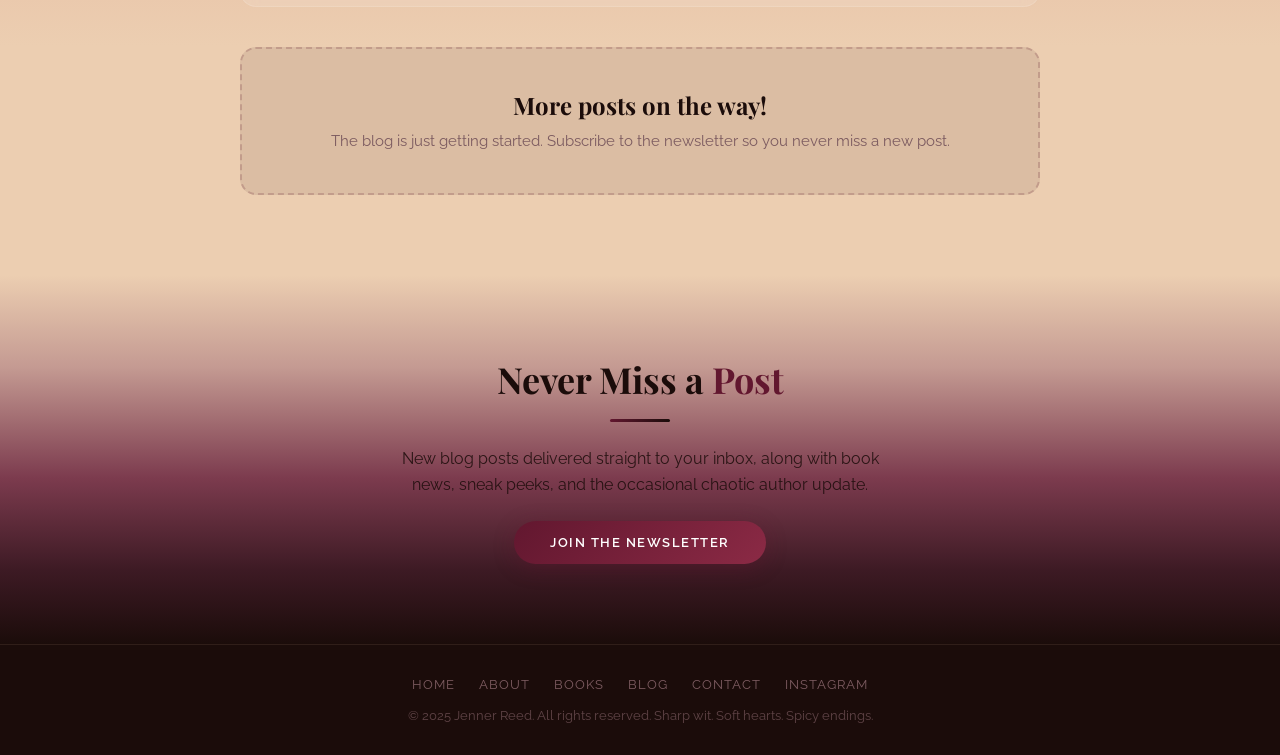
<file: jenner-reed-blog.html>
<!DOCTYPE html>
<html lang="en">
<head>
<meta charset="UTF-8">
<meta name="viewport" content="width=device-width, initial-scale=1.0">
<title>Blog | Jenner Reed</title>
<style>
  @import url('https://fonts.googleapis.com/css2?family=Playfair+Display:ital,wght@0,400;0,700;0,900;1,400;1,700&family=Raleway:wght@300;400;500;600;700&family=Great+Vibes&display=swap');

  :root {
    --peach: #e4b69d;
    --burgundy: #62172f;
    --mauve: #7c5b60;
    --gold: #ecceb1;
    --dark: #1b0c0a;
    --black: #000000;
    --white: #ffffff;
  }

  * { margin: 0; padding: 0; box-sizing: border-box; }
  body { font-family: 'Raleway', sans-serif; color: var(--white); overflow-x: hidden; background: var(--dark); }

  /* NAV */
  nav {
    position: fixed; top: 0; width: 100%; z-index: 1000;
    background: rgba(27,12,10,0.9); backdrop-filter: blur(12px);
    border-bottom: 1px solid rgba(228,182,157,0.15);
    padding: 0 40px; display: flex; align-items: center; justify-content: space-between; height: 80px;
  }
  .nav-logo-wrap { display: flex; align-items: center; gap: 12px; text-decoration: none; }
  .nav-logo-placeholder {
    width: 56px; height: 56px; border-radius: 50%;
    background: linear-gradient(135deg, var(--peach), var(--burgundy));
    display: flex; align-items: center; justify-content: center;
    font-family: 'Great Vibes', cursive; font-size: 22px; color: var(--white);
    border: 2px solid rgba(228,182,157,0.3); flex-shrink: 0;
  }
  .nav-logo-text { font-family: 'Great Vibes', cursive; font-size: 26px; color: var(--peach); }
  .nav-links { display: flex; gap: 32px; list-style: none; }
  .nav-links a { text-decoration: none; color: var(--gold); font-size: 13px; font-weight: 500; letter-spacing: 1.5px; text-transform: uppercase; transition: color 0.3s; position: relative; }
  .nav-links a::after { content: ''; position: absolute; bottom: -4px; left: 0; width: 0; height: 2px; background: var(--peach); transition: width 0.3s; }
  .nav-links a:hover { color: var(--peach); }
  .nav-links a:hover::after { width: 100%; }
  .nav-links a.active { color: var(--peach); }
  .nav-links a.active::after { width: 100%; }
  .hamburger { display: none; flex-direction: column; gap: 5px; cursor: pointer; background: none; border: none; padding: 4px; }
  .hamburger span { display: block; width: 26px; height: 2px; background: var(--peach); border-radius: 2px; }
  .section-divider { width: 60px; height: 3px; background: linear-gradient(90deg, var(--burgundy), var(--peach)); margin: 16px auto 0; border-radius: 2px; }

  /* PAGE HEADER */
  .page-header {
    padding: 140px 40px 80px; text-align: center;
    background: linear-gradient(180deg, #1b0c0a 0%, #2a1218 30%, #3d1a24 60%, #62172f 100%);
  }
  .page-header h1 { font-family: 'Playfair Display', serif; font-size: 56px; font-weight: 900; margin-bottom: 8px; }
  .page-header h1 span { font-family: 'Great Vibes', cursive; font-weight: 400; color: var(--peach); }
  .page-header p { color: var(--gold); font-size: 18px; font-weight: 300; letter-spacing: 2px; }

  /* BLOG CONTENT */
  .blog-section {
    background: linear-gradient(180deg, #62172f 0%, #7c3b4e 15%, #9b6271 30%, #c49a92 50%, #e4b69d 70%, #ecceb1 85%, #ecceb1 100%);
    padding: 80px 40px;
  }
  .blog-grid {
    max-width: 800px;
    margin: 0 auto;
    display: flex;
    flex-direction: column;
    gap: 28px;
  }
  .blog-post {
    background: rgba(255,255,255,0.12);
    backdrop-filter: blur(8px);
    border: 1px solid rgba(255,255,255,0.12);
    border-radius: 16px;
    padding: 32px;
    transition: transform 0.3s, box-shadow 0.3s;
    cursor: pointer;
    display: flex;
    gap: 24px;
    align-items: flex-start;
    flex-wrap: wrap;
  }
  .blog-post:hover {
    transform: translateY(-3px);
    box-shadow: 0 8px 30px rgba(0,0,0,0.15);
  }
  .blog-date-badge {
    width: 70px; height: 70px;
    border-radius: 12px;
    background: rgba(98,23,47,0.3);
    border: 1px solid rgba(228,182,157,0.2);
    display: flex; flex-direction: column;
    align-items: center; justify-content: center;
    flex-shrink: 0;
  }
  .blog-date-badge .month {
    font-size: 11px; font-weight: 700;
    color: var(--peach);
    text-transform: uppercase;
    letter-spacing: 1px;
  }
  .blog-date-badge .day {
    font-size: 24px; font-weight: 700;
    color: var(--white);
    line-height: 1;
  }
  .blog-post-content { flex: 1; min-width: 250px; }
  .blog-category {
    display: inline-block;
    padding: 3px 12px;
    border-radius: 12px;
    font-size: 11px;
    font-weight: 600;
    letter-spacing: 1px;
    text-transform: uppercase;
    margin-bottom: 8px;
  }
  .cat-writing { background: rgba(98,23,47,0.25); color: var(--peach); }
  .cat-life { background: rgba(124,91,96,0.25); color: var(--gold); }
  .cat-books { background: rgba(228,182,157,0.25); color: var(--white); }
  .blog-post-content h2 {
    font-family: 'Playfair Display', serif;
    font-size: 22px; font-weight: 700;
    color: var(--white);
    margin-bottom: 8px;
    text-shadow: 0 1px 4px rgba(0,0,0,0.1);
  }
  .blog-post-content p {
    color: rgba(255,255,255,0.85);
    font-size: 14px;
    line-height: 1.7;
    margin-bottom: 12px;
  }
  .read-more {
    color: var(--gold);
    font-size: 13px;
    font-weight: 600;
    text-decoration: none;
    letter-spacing: 1px;
    text-transform: uppercase;
    transition: color 0.3s;
  }
  .read-more:hover { color: var(--peach); }

  /* COMING SOON NOTICE */
  .blog-coming-soon {
    text-align: center;
    padding: 40px;
    background: rgba(27,12,10,0.08);
    border-radius: 16px;
    border: 2px dashed rgba(98,23,47,0.2);
    max-width: 800px;
    margin: 0 auto;
  }
  .blog-coming-soon h3 {
    font-family: 'Playfair Display', serif;
    font-size: 24px;
    color: var(--dark);
    margin-bottom: 8px;
  }
  .blog-coming-soon p {
    color: var(--mauve);
    font-size: 15px;
    line-height: 1.6;
  }

  /* NEWSLETTER */
  .blog-newsletter {
    background: linear-gradient(180deg, #ecceb1 0%, #c49a92 25%, #7c3b4e 55%, #3d1a24 80%, #1b0c0a 100%);
    padding: 80px 40px; text-align: center;
  }
  .blog-newsletter h2 { font-family: 'Playfair Display', serif; font-size: 36px; color: var(--dark); margin-bottom: 8px; }
  .blog-newsletter h2 span { color: var(--burgundy); }
  .blog-newsletter p { color: var(--dark); font-size: 16px; max-width: 480px; margin: 24px auto; line-height: 1.6; opacity: 0.85; }
  .btn { display: inline-block; padding: 14px 36px; border-radius: 30px; font-size: 13px; font-weight: 600; letter-spacing: 1.5px; text-transform: uppercase; text-decoration: none; cursor: pointer; transition: all 0.3s; border: none; }
  .btn-primary { background: linear-gradient(135deg, var(--burgundy), #8b2a45); color: var(--white); box-shadow: 0 4px 20px rgba(98,23,47,0.4); }
  .btn-primary:hover { transform: translateY(-2px); box-shadow: 0 6px 30px rgba(98,23,47,0.6); }

  /* FOOTER */
  footer { padding: 32px 40px; text-align: center; background: var(--dark); border-top: 1px solid rgba(228,182,157,0.1); }
  .footer-links { display: flex; gap: 24px; justify-content: center; margin-bottom: 16px; flex-wrap: wrap; }
  .footer-links a { color: var(--mauve); text-decoration: none; font-size: 13px; letter-spacing: 1px; text-transform: uppercase; transition: color 0.3s; }
  .footer-links a:hover { color: var(--peach); }
  footer p { color: var(--mauve); font-size: 13px; opacity: 0.7; }

  @media (max-width: 768px) {
    nav { padding: 0 20px; height: 70px; }
    .nav-logo-placeholder { width: 44px; height: 44px; font-size: 18px; }
    .nav-logo-text { font-size: 22px; }
    .nav-links { display: none; position: absolute; top: 70px; left: 0; right: 0; background: rgba(27,12,10,0.96); flex-direction: column; padding: 24px; gap: 20px; border-bottom: 1px solid rgba(228,182,157,0.15); }
    .nav-links.open { display: flex; }
    .hamburger { display: flex; }
    .page-header { padding: 120px 20px 60px; }
    .page-header h1 { font-size: 40px; }
    .blog-section { padding: 60px 20px; }
    .blog-post { padding: 24px; }
    .blog-date-badge { width: 56px; height: 56px; }
    .blog-date-badge .day { font-size: 20px; }
    .blog-newsletter { padding: 60px 20px; }
  }
</style>
</head>
<body>

<!-- NAVIGATION -->
<nav>
  <a href="#" class="nav-logo-wrap">
    <div class="nav-logo-placeholder">JR</div>
    <span class="nav-logo-text">Jenner Reed</span>
  </a>
  <button class="hamburger" onclick="document.querySelector('.nav-links').classList.toggle('open')" aria-label="Toggle menu">
    <span></span><span></span><span></span>
  </button>
  <ul class="nav-links">
    <li><a href="#">Home</a></li>
    <li><a href="#">About</a></li>
    <li><a href="#">Books</a></li>
    <li><a href="#" class="active">Blog</a></li>
    <li><a href="#">Contact</a></li>
  </ul>
</nav>

<!-- PAGE HEADER -->
<div class="page-header">
  <h1>The <span>Blog</span></h1>
  <p>Thoughts on writing, reading, and the chaos in between</p>
  <div class="section-divider"></div>
</div>

<!-- BLOG POSTS -->
<section class="blog-section">
  <div class="blog-grid">

    <article class="blog-post">
      <div class="blog-date-badge">
        <span class="month">TBD</span>
        <span class="day">—</span>
      </div>
      <div class="blog-post-content">
        <span class="blog-category cat-writing">Writing Life</span>
        <h2>Why I Write Spicy Romcoms (And Why You Should Read Them)</h2>
        <p>A love letter to the genre that changed my life, and a not-so-subtle argument for why romance deserves more respect than it gets.</p>
        <a href="#" class="read-more">Coming Soon →</a>
      </div>
    </article>

    <article class="blog-post">
      <div class="blog-date-badge">
        <span class="month">TBD</span>
        <span class="day">—</span>
      </div>
      <div class="blog-post-content">
        <span class="blog-category cat-books">Books & Recs</span>
        <h2>The Winterhaven Playlist</h2>
        <p>Every song that soundtracked Maxine and Brody's story. From the first spark to the final chapter — this is the Snowed Inn experience in music form.</p>
        <a href="#" class="read-more">Coming Soon →</a>
      </div>
    </article>

    <article class="blog-post">
      <div class="blog-date-badge">
        <span class="month">TBD</span>
        <span class="day">—</span>
      </div>
      <div class="blog-post-content">
        <span class="blog-category cat-life">Author Life</span>
        <h2>Bookstagram Tips for Authors</h2>
        <p>What I've learned building a community one post at a time. Spoiler: good lighting and strong opinions about fictional men go a long way.</p>
        <a href="#" class="read-more">Coming Soon →</a>
      </div>
    </article>

    <article class="blog-post">
      <div class="blog-date-badge">
        <span class="month">TBD</span>
        <span class="day">—</span>
      </div>
      <div class="blog-post-content">
        <span class="blog-category cat-writing">Writing Life</span>
        <h2>From Reader to Writer: How Twilight Ruined My Life (In the Best Way)</h2>
        <p>The story of how one sparkly vampire led to a complete life pivot. No regrets. Mostly.</p>
        <a href="#" class="read-more">Coming Soon →</a>
      </div>
    </article>

    <article class="blog-post">
      <div class="blog-date-badge">
        <span class="month">TBD</span>
        <span class="day">—</span>
      </div>
      <div class="blog-post-content">
        <span class="blog-category cat-books">Books & Recs</span>
        <h2>My Top 10 Romcoms That Live Rent-Free in My Head</h2>
        <p>The books I recommend to every single person I meet. Some are sweet, some are spicy, and all of them will ruin you for real men.</p>
        <a href="#" class="read-more">Coming Soon →</a>
      </div>
    </article>

  </div>

  <div class="blog-coming-soon" style="margin-top:40px">
    <h3>More posts on the way!</h3>
    <p>The blog is just getting started. Subscribe to the newsletter so you never miss a new post.</p>
  </div>
</section>

<!-- NEWSLETTER -->
<section class="blog-newsletter">
  <h2>Never Miss a <span>Post</span></h2>
  <div class="section-divider" style="background:linear-gradient(90deg, var(--burgundy), var(--dark))"></div>
  <p>New blog posts delivered straight to your inbox, along with book news, sneak peeks, and the occasional chaotic author update.</p>
  <a href="#" class="btn btn-primary">Join the Newsletter</a>
</section>

<!-- FOOTER -->
<footer>
  <div class="footer-links">
    <a href="#">Home</a>
    <a href="#">About</a>
    <a href="#">Books</a>
    <a href="#">Blog</a>
    <a href="#">Contact</a>
    <a href="https://www.instagram.com/jenner_reed" target="_blank" rel="noopener">Instagram</a>
  </div>
  <p>&copy; 2025 Jenner Reed. All rights reserved. Sharp wit. Soft hearts. Spicy endings.</p>
</footer>

</body>
</html>
</file>
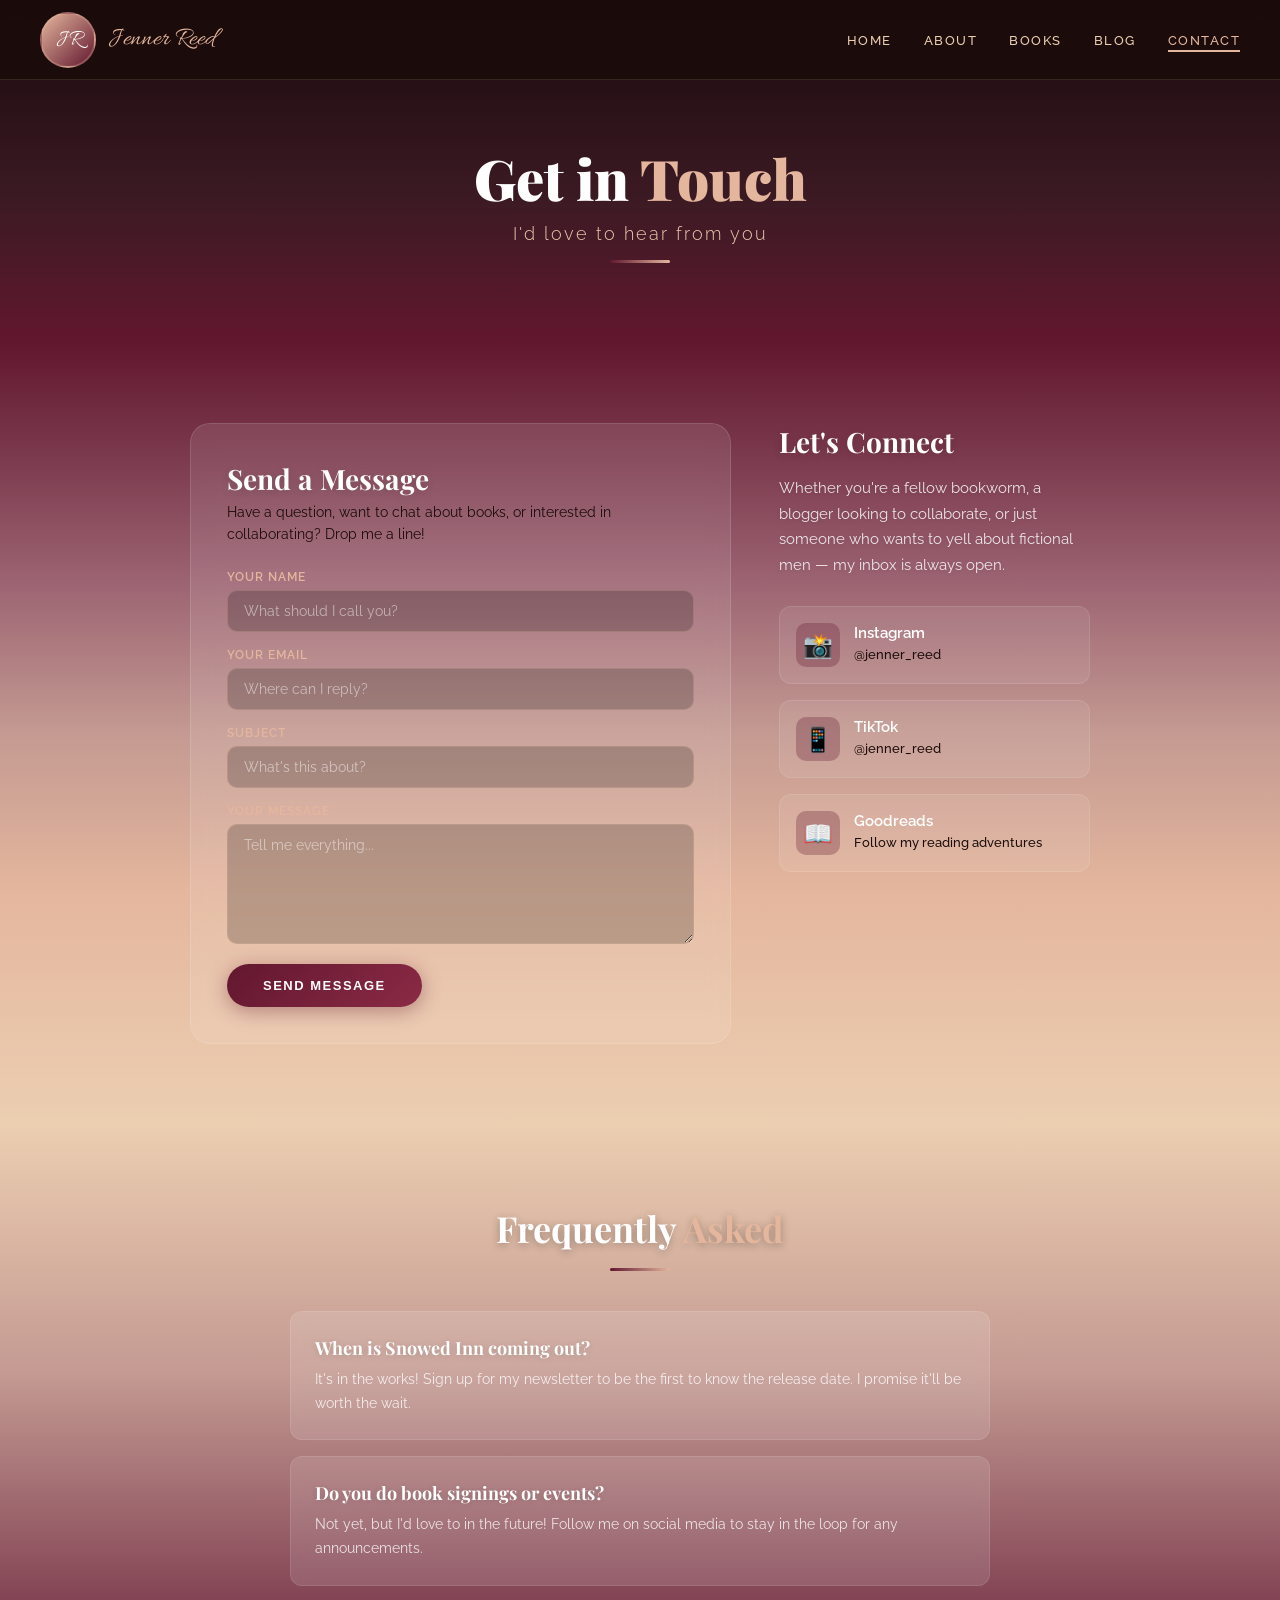
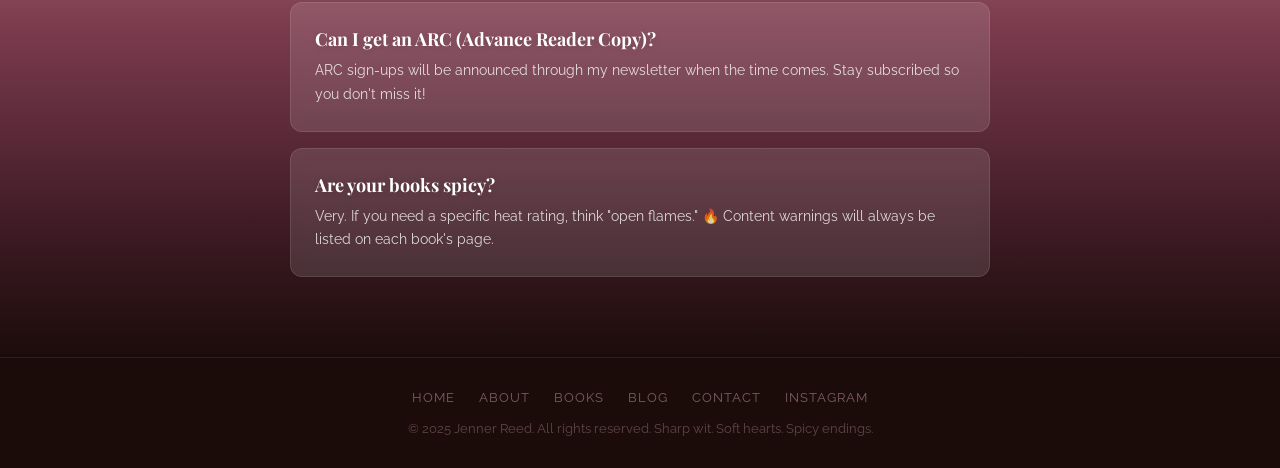
<file: jenner-reed-contact-preview.html>
<!DOCTYPE html>
<html lang="en">
<head>
<meta charset="UTF-8">
<meta name="viewport" content="width=device-width, initial-scale=1.0">
<title>Contact | Jenner Reed</title>
<style>
  @import url('https://fonts.googleapis.com/css2?family=Playfair+Display:ital,wght@0,400;0,700;0,900;1,400;1,700&family=Raleway:wght@300;400;500;600;700&family=Allura&family=Amatic+SC:wght@400;700&display=swap');

  :root {
    --peach: #e4b69d;
    --burgundy: #62172f;
    --mauve: #7c5b60;
    --gold: #ecceb1;
    --dark: #1b0c0a;
    --black: #000000;
    --white: #ffffff;
  }

  * { margin: 0; padding: 0; box-sizing: border-box; }
  body { font-family: 'Raleway', sans-serif; color: var(--white); overflow-x: hidden; background: var(--dark); }

  nav {
    position: fixed; top: 0; width: 100%; z-index: 1000;
    background: rgba(27,12,10,0.9); backdrop-filter: blur(12px);
    border-bottom: 1px solid rgba(228,182,157,0.15);
    padding: 0 40px; display: flex; align-items: center; justify-content: space-between; height: 80px;
  }
  .nav-logo-wrap { display: flex; align-items: center; gap: 12px; text-decoration: none; }
  .nav-logo-placeholder {
    width: 56px; height: 56px; border-radius: 50%;
    background: linear-gradient(135deg, var(--peach), var(--burgundy));
    display: flex; align-items: center; justify-content: center;
    font-family: 'Allura', cursive; font-size: 22px; color: var(--white);
    border: 2px solid rgba(228,182,157,0.3); flex-shrink: 0;
  }
  .nav-logo-text { font-family: 'Allura', cursive; font-size: 26px; color: var(--peach); }
  .nav-links { display: flex; gap: 32px; list-style: none; }
  .nav-links a { text-decoration: none; color: var(--gold); font-size: 13px; font-weight: 500; letter-spacing: 1.5px; text-transform: uppercase; transition: color 0.3s; position: relative; }
  .nav-links a::after { content: ''; position: absolute; bottom: -4px; left: 0; width: 0; height: 2px; background: var(--peach); transition: width 0.3s; }
  .nav-links a:hover { color: var(--peach); }
  .nav-links a:hover::after { width: 100%; }
  .nav-links a.active { color: var(--peach); }
  .nav-links a.active::after { width: 100%; }
  .hamburger { display: none; flex-direction: column; gap: 5px; cursor: pointer; background: none; border: none; padding: 4px; }
  .hamburger span { display: block; width: 26px; height: 2px; background: var(--peach); border-radius: 2px; }
  .section-divider { width: 60px; height: 3px; background: linear-gradient(90deg, var(--burgundy), var(--peach)); margin: 16px auto 0; border-radius: 2px; }

  .btn {
    display: inline-block; padding: 14px 36px; border-radius: 30px; font-size: 13px; font-weight: 600;
    letter-spacing: 1.5px; text-transform: uppercase; text-decoration: none; cursor: pointer; transition: all 0.3s; border: none;
  }
  .btn-primary { background: linear-gradient(135deg, var(--burgundy), #8b2a45); color: var(--white); box-shadow: 0 4px 20px rgba(98,23,47,0.4); }
  .btn-primary:hover { transform: translateY(-2px); box-shadow: 0 6px 30px rgba(98,23,47,0.6); }

  .page-header {
    padding: 140px 40px 80px; text-align: center;
    background: linear-gradient(180deg, #1b0c0a 0%, #2a1218 30%, #3d1a24 60%, #62172f 100%);
  }
  .page-header h1 { font-family: 'Playfair Display', serif; font-size: 56px; font-weight: 900; margin-bottom: 8px; }
  .page-header h1 span { color: var(--peach); }
  .page-header p { color: var(--gold); font-size: 18px; font-weight: 300; letter-spacing: 2px; }

  .contact-section {
    background: linear-gradient(180deg, #62172f 0%, #7c3b4e 15%, #9b6271 30%, #c49a92 50%, #e4b69d 70%, #ecceb1 100%);
    padding: 80px 40px;
  }
  .contact-grid {
    max-width: 900px; margin: 0 auto; display: flex; gap: 48px; flex-wrap: wrap;
  }

  .contact-form-wrap {
    flex: 1.2; min-width: 320px;
    background: rgba(255,255,255,0.1); backdrop-filter: blur(10px);
    border: 1px solid rgba(255,255,255,0.12); border-radius: 20px; padding: 36px;
  }
  .contact-form-wrap h2 {
    font-family: 'Playfair Display', serif; font-size: 28px; color: #ffffff;
    margin-bottom: 4px; text-shadow: 0 2px 8px rgba(0,0,0,0.15);
  }
  .contact-form-wrap .subtitle {
    color: var(--dark); font-size: 14px; margin-bottom: 24px; line-height: 1.6;
  }
  .form-group { margin-bottom: 16px; }
  .form-group label {
    display: block; font-size: 12px; font-weight: 600; letter-spacing: 1px;
    text-transform: uppercase; color: var(--peach); margin-bottom: 6px;
  }
  .form-group input, .form-group textarea {
    width: 100%; padding: 12px 16px; border-radius: 10px;
    border: 1px solid rgba(228,182,157,0.25); background: rgba(0,0,0,0.2);
    color: var(--white); font-family: 'Raleway', sans-serif; font-size: 14px;
    outline: none; transition: border-color 0.3s, background 0.3s;
  }
  .form-group input::placeholder, .form-group textarea::placeholder { color: rgba(255,255,255,0.5); }
  .form-group input:focus, .form-group textarea:focus { border-color: var(--peach); background: rgba(0,0,0,0.3); color: #ffffff; }
  .form-group textarea { resize: vertical; min-height: 120px; }

  .contact-info { flex: 0.8; min-width: 260px; }
  .contact-info h2 {
    font-family: 'Playfair Display', serif; font-size: 28px; color: var(--white);
    margin-bottom: 16px; text-shadow: 0 2px 8px rgba(0,0,0,0.15);
  }
  .contact-info p {
    color: rgba(255,255,255,0.85); font-size: 15px; line-height: 1.7;
    margin-bottom: 28px; text-shadow: 0 1px 4px rgba(0,0,0,0.1);
  }
  .contact-links { display: flex; flex-direction: column; gap: 16px; }
  .contact-link {
    display: flex; align-items: center; gap: 14px; padding: 16px; border-radius: 12px;
    background: rgba(255,255,255,0.08); border: 1px solid rgba(255,255,255,0.1);
    text-decoration: none; transition: all 0.3s;
  }
  .contact-link:hover { background: rgba(255,255,255,0.15); transform: translateX(4px); }
  .contact-link-icon {
    font-size: 24px; width: 44px; height: 44px; border-radius: 10px;
    background: rgba(98,23,47,0.3); display: flex; align-items: center; justify-content: center; flex-shrink: 0;
  }
  .contact-link-text h3 { font-size: 15px; font-weight: 600; color: var(--white); margin-bottom: 2px; }
  .contact-link-text p { font-size: 13px; color: var(--dark); margin: 0; text-shadow: none; font-weight: 500; }

  .faq-section {
    background: linear-gradient(180deg, #ecceb1 0%, #c49a92 30%, #7c3b4e 60%, #3d1a24 85%, #1b0c0a 100%);
    padding: 80px 40px;
  }
  .faq-section h2 {
    font-family: 'Playfair Display', serif; font-size: 36px; text-align: center;
    color: var(--white); margin-bottom: 8px; text-shadow: 0 2px 8px rgba(0,0,0,0.3);
  }
  .faq-section h2 span { color: var(--peach); }
  .faq-grid { max-width: 700px; margin: 40px auto 0; display: flex; flex-direction: column; gap: 16px; }
  .faq-item {
    background: rgba(255,255,255,0.12); backdrop-filter: blur(6px);
    border: 1px solid rgba(255,255,255,0.1); border-radius: 12px; padding: 24px;
  }
  .faq-item h3 {
    font-family: 'Playfair Display', serif; font-size: 18px; color: var(--white);
    margin-bottom: 8px; text-shadow: 0 1px 6px rgba(0,0,0,0.15);
  }
  .faq-item p { color: rgba(255,255,255,0.8); font-size: 14px; line-height: 1.7; }

  footer { padding: 32px 40px; text-align: center; background: var(--dark); border-top: 1px solid rgba(228,182,157,0.1); }
  .footer-links { display: flex; gap: 24px; justify-content: center; margin-bottom: 16px; flex-wrap: wrap; }
  .footer-links a { color: var(--mauve); text-decoration: none; font-size: 13px; letter-spacing: 1px; text-transform: uppercase; transition: color 0.3s; }
  .footer-links a:hover { color: var(--peach); }
  footer p { color: var(--mauve); font-size: 13px; opacity: 0.7; }

  @media (max-width: 768px) {
    nav { padding: 0 20px; height: 70px; }
    .nav-logo-placeholder { width: 44px; height: 44px; font-size: 18px; }
    .nav-logo-text { font-size: 22px; }
    .nav-links { display: none; position: absolute; top: 70px; left: 0; right: 0; background: rgba(27,12,10,0.96); flex-direction: column; padding: 24px; gap: 20px; border-bottom: 1px solid rgba(228,182,157,0.15); }
    .nav-links.open { display: flex; }
    .hamburger { display: flex; }
    .page-header { padding: 120px 20px 60px; }
    .page-header h1 { font-size: 40px; }
    .contact-section { padding: 60px 20px; }
    .contact-grid { gap: 32px; }
    .faq-section { padding: 60px 20px; }
  }
</style>
</head>
<body>

<nav>
  <a href="#" class="nav-logo-wrap">
    <div class="nav-logo-placeholder">JR</div>
    <span class="nav-logo-text">Jenner Reed</span>
  </a>
  <button class="hamburger" onclick="document.querySelector('.nav-links').classList.toggle('open')" aria-label="Toggle menu">
    <span></span><span></span><span></span>
  </button>
  <ul class="nav-links">
    <li><a href="#">Home</a></li>
    <li><a href="#">About</a></li>
    <li><a href="#">Books</a></li>
    <li><a href="#">Blog</a></li>
    <li><a href="#" class="active">Contact</a></li>
  </ul>
</nav>

<div class="page-header">
  <h1>Get in <span>Touch</span></h1>
  <p>I'd love to hear from you</p>
  <div class="section-divider"></div>
</div>

<section class="contact-section">
  <div class="contact-grid">
    <div class="contact-form-wrap">
      <h2>Send a Message</h2>
      <p class="subtitle">Have a question, want to chat about books, or interested in collaborating? Drop me a line!</p>
      <form action="https://formspree.io/f/xnjbpwjl" method="POST">
        <div class="form-group">
          <label for="name">Your Name</label>
          <input type="text" id="name" name="name" placeholder="What should I call you?" required>
        </div>
        <div class="form-group">
          <label for="email">Your Email</label>
          <input type="email" id="email" name="email" placeholder="Where can I reply?" required>
        </div>
        <div class="form-group">
          <label for="subject">Subject</label>
          <input type="text" id="subject" name="subject" placeholder="What's this about?">
        </div>
        <div class="form-group">
          <label for="message">Your Message</label>
          <textarea id="message" name="message" placeholder="Tell me everything..." required></textarea>
        </div>
        <button type="submit" class="btn btn-primary">Send Message</button>
      </form>
    </div>

    <div class="contact-info">
      <h2>Let's Connect</h2>
      <p>Whether you're a fellow bookworm, a blogger looking to collaborate, or just someone who wants to yell about fictional men — my inbox is always open.</p>
      <div class="contact-links">
        <a href="https://www.instagram.com/jenner_reed" target="_blank" rel="noopener" class="contact-link">
          <div class="contact-link-icon">📸</div>
          <div class="contact-link-text">
            <h3>Instagram</h3>
            <p>@jenner_reed</p>
          </div>
        </a>
        <a href="https://www.tiktok.com/@jenner_reed" target="_blank" rel="noopener" class="contact-link">
          <div class="contact-link-icon">📱</div>
          <div class="contact-link-text">
            <h3>TikTok</h3>
            <p>@jenner_reed</p>
          </div>
        </a>
        <a href="https://www.goodreads.com/author/show/19169418.Jenner_Reed" target="_blank" rel="noopener" class="contact-link">
          <div class="contact-link-icon">📖</div>
          <div class="contact-link-text">
            <h3>Goodreads</h3>
            <p>Follow my reading adventures</p>
          </div>
        </a>
      </div>
    </div>
  </div>
</section>

<section class="faq-section">
  <h2>Frequently <span>Asked</span></h2>
  <div class="section-divider" style="margin-bottom:0"></div>
  <div class="faq-grid">
    <div class="faq-item">
      <h3>When is Snowed Inn coming out?</h3>
      <p>It's in the works! Sign up for my newsletter to be the first to know the release date. I promise it'll be worth the wait.</p>
    </div>
    <div class="faq-item">
      <h3>Do you do book signings or events?</h3>
      <p>Not yet, but I'd love to in the future! Follow me on social media to stay in the loop for any announcements.</p>
    </div>
    <div class="faq-item">
      <h3>Can I get an ARC (Advance Reader Copy)?</h3>
      <p>ARC sign-ups will be announced through my newsletter when the time comes. Stay subscribed so you don't miss it!</p>
    </div>
    <div class="faq-item">
      <h3>Are your books spicy?</h3>
      <p>Very. If you need a specific heat rating, think "open flames." 🔥 Content warnings will always be listed on each book's page.</p>
    </div>
  </div>
</section>

<footer>
  <div class="footer-links">
    <a href="#">Home</a>
    <a href="#">About</a>
    <a href="#">Books</a>
    <a href="#">Blog</a>
    <a href="#">Contact</a>
    <a href="https://www.instagram.com/jenner_reed" target="_blank" rel="noopener">Instagram</a>
  </div>
  <p>&copy; 2025 Jenner Reed. All rights reserved. Sharp wit. Soft hearts. Spicy endings.</p>
</footer>

</body>
</html>
</file>
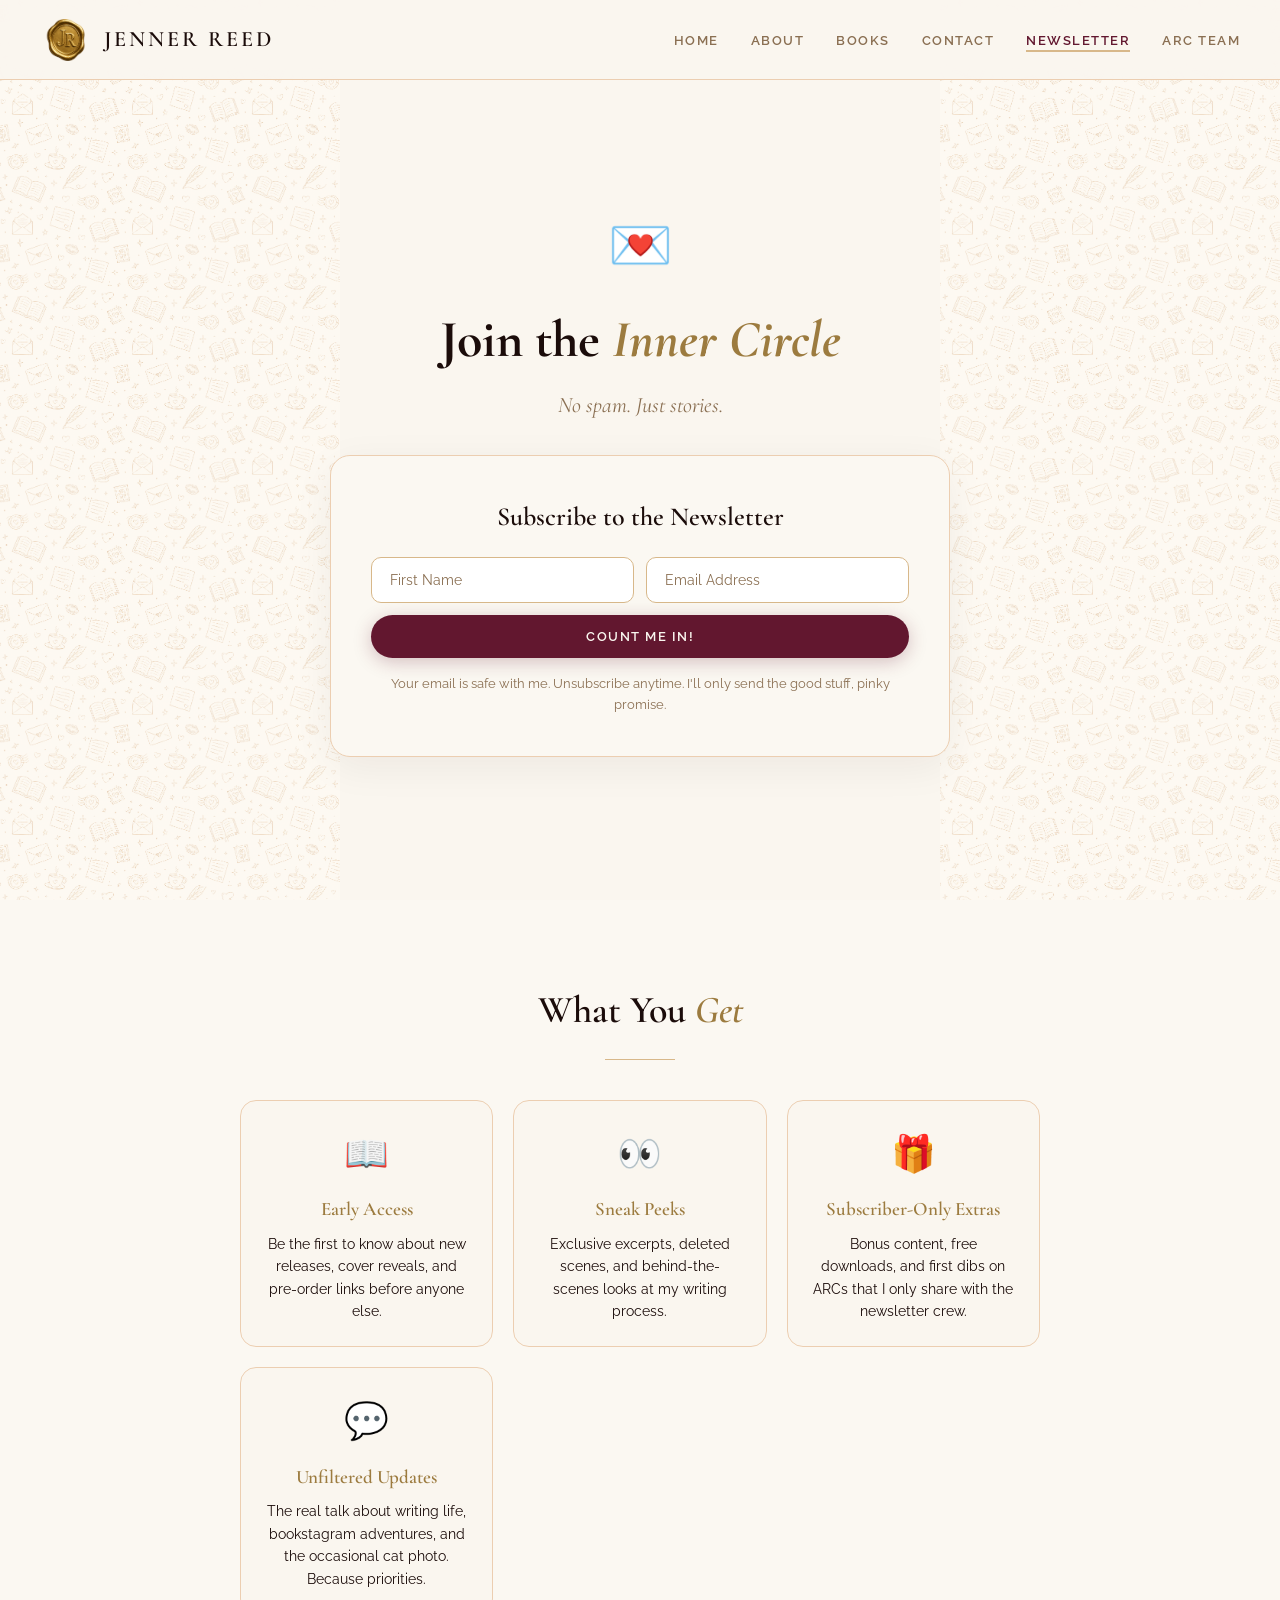
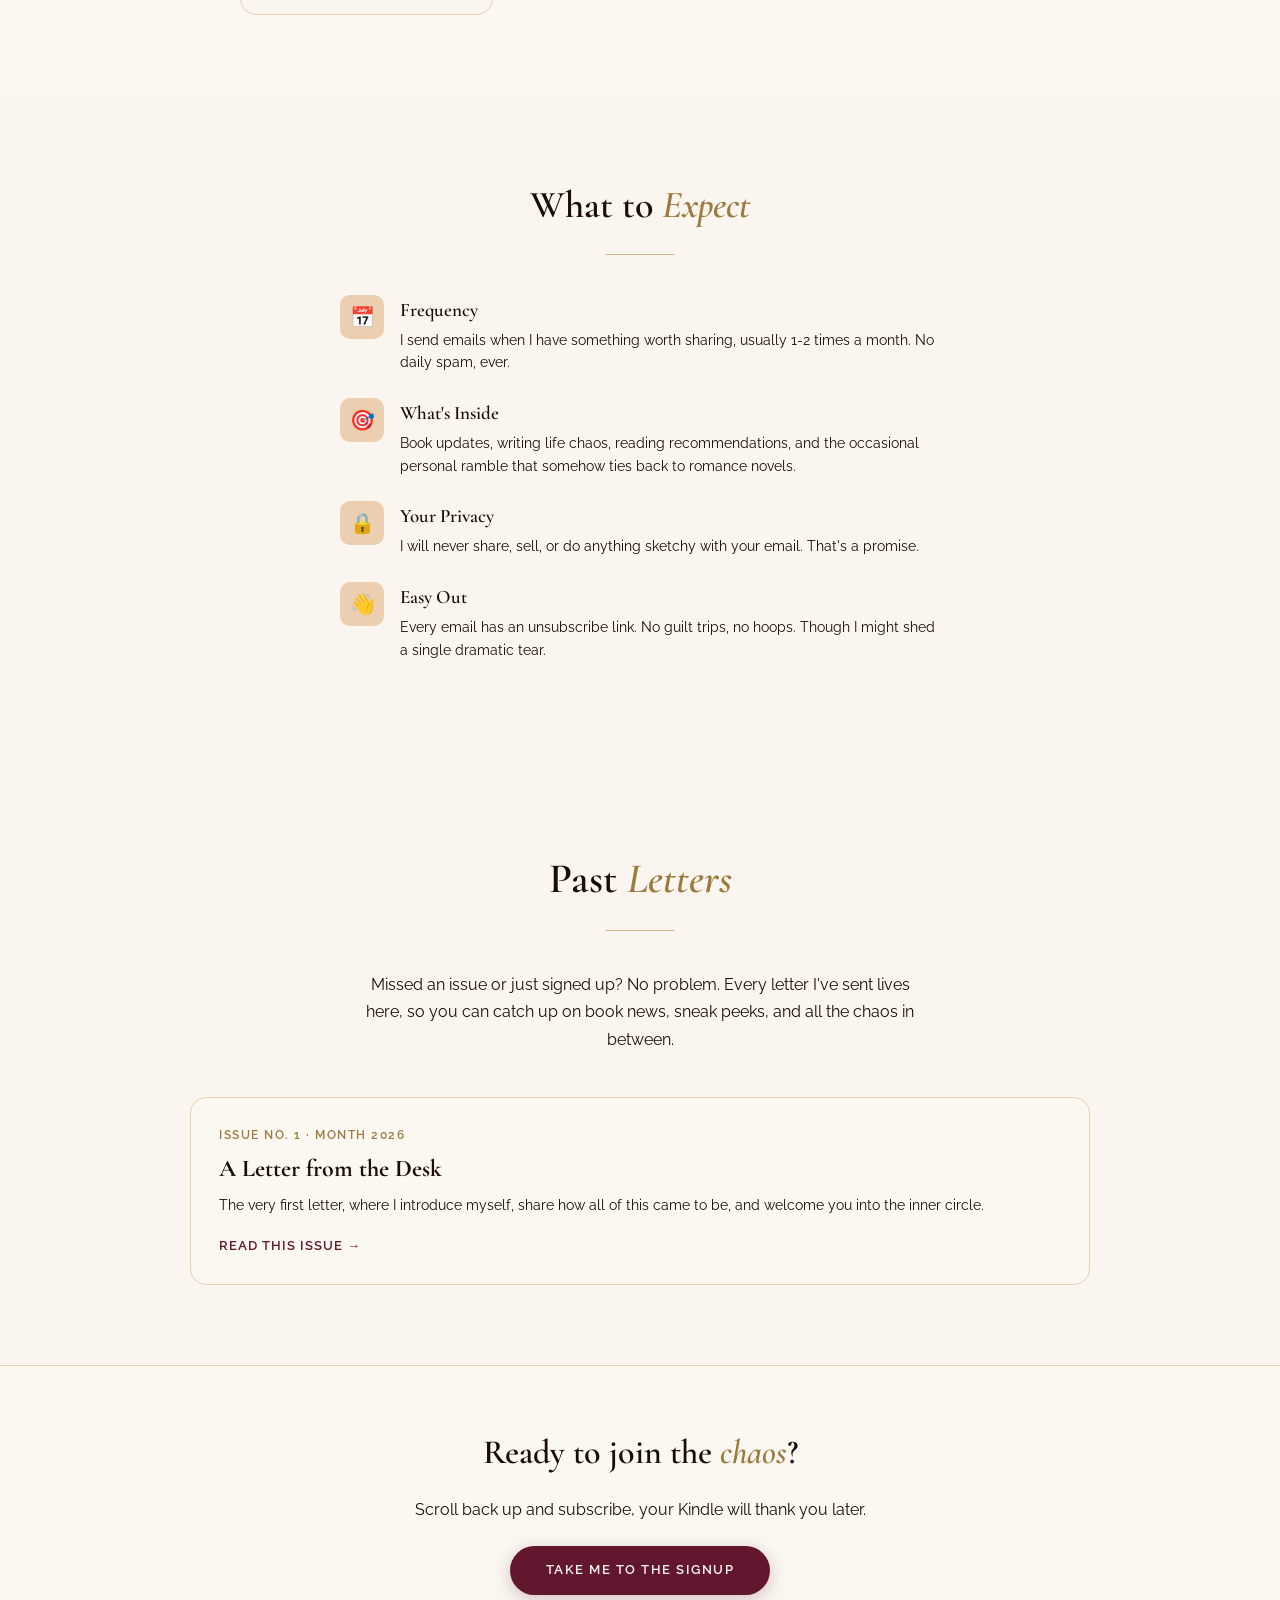
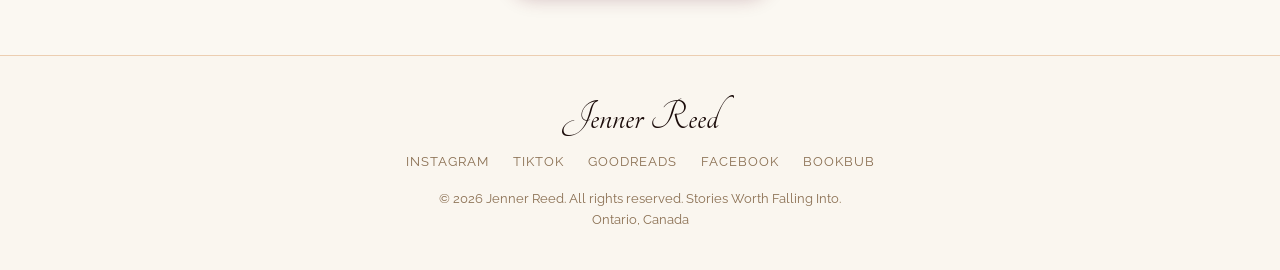
<file: newsletter.html>
<!DOCTYPE html>
<html lang="en">
<head>
<meta charset="UTF-8">
<meta name="viewport" content="width=device-width, initial-scale=1.0">
<title>Newsletter | Jenner Reed</title>
<link rel="icon" type="image/png" href="wax-stamp.png">
<link rel="stylesheet" href="styles.css">
</head>
<body>

<nav>
  <a href="index.html" class="nav-logo-wrap">
    <img src="wax-stamp.png" alt="Jenner Reed" class="nav-logo-img">
    <span class="nav-logo-text">Jenner Reed</span>
  </a>
  <button class="hamburger" onclick="document.querySelector('.nav-links').classList.toggle('open')" aria-label="Toggle menu">
    <span></span><span></span><span></span>
  </button>
  <ul class="nav-links">
    <li><a href="index.html">Home</a></li>
    <li><a href="about.html">About</a></li>
    <li><a href="books.html">Books</a></li>
    <li><a href="contact.html">Contact</a></li>
    <li><a href="newsletter.html" class="active">Newsletter</a></li>
    <li><a href="arc.html">ARC Team</a></li>
</nav>

<section class="newsletter-hero">
  <div class="newsletter-hero-content">
    <div class="newsletter-icon">&#128140;</div>
    <h1>Join the <span>Inner Circle</span></h1>
    <p class="tagline">No spam. Just stories.</p>

    <div class="signup-box">
      <h2>Subscribe to the Newsletter</h2>
      <div id="mlb2-37111615" class="ml-form-embedContainer ml-subscribe-form ml-subscribe-form-37111615">
        <div class="ml-form-align-center">
          <div class="ml-form-embedWrapper embedForm" style="background-color:transparent!important;border:none!important;max-width:100%;width:100%;">
            <div class="ml-form-embedBody ml-form-embedBodyDefault row-form" style="padding:0!important;">
              <form class="ml-block-form" action="https://assets.mailerlite.com/jsonp/2112372/forms/179301755167704371/subscribe" data-code="" method="post" target="_blank">
                <div class="ml-form-formContent" style="margin:0!important;">
                  <div class="ml-form-fieldRow ml-last-item" style="margin:0!important;">
                    <div class="ml-field-group ml-field-email ml-validate-email ml-validate-required">
                      <div style="display:flex;gap:12px;margin-bottom:12px;flex-wrap:wrap;">
                        <input type="text" name="fields[name]" placeholder="First Name" class="nl-field" style="flex:1;min-width:180px;">
                        <input aria-label="email" aria-required="true" type="email" class="form-control nl-field" name="fields[email]" placeholder="Email Address" autocomplete="email" style="flex:1;min-width:180px;">
                      </div>
                      <input type="hidden" name="ml-submit" value="1">
                      <input type="hidden" name="anticsrf" value="true">
                      <button type="submit" class="btn btn-primary" style="width:100%;text-align:center;border:none;cursor:pointer;">Count Me In!</button>
                    </div>
                  </div>
                </div>
              </form>
            </div>
            <div class="ml-form-successBody row-success" style="display:none;text-align:center;padding:20px 0;">
              <p style="color:var(--ink);font-size:18px;font-family:var(--serif);">Welcome to the inner circle! &#127881;</p>
              <p style="color:var(--mauve);font-size:14px;">Check your inbox for a confirmation email.</p>
            </div>
          </div>
        </div>
      </div>
      <p class="signup-note">Your email is safe with me. Unsubscribe anytime. I'll only send the good stuff, pinky promise.</p>
      <script>
        function ml_webform_success_37111615(){var $=ml_jQuery||jQuery;$('.ml-subscribe-form-37111615 .row-success').show();$('.ml-subscribe-form-37111615 .row-form').hide();}
      </script>
      <script src="https://groot.mailerlite.com/js/w/webforms.min.js?v95037e5bac78f29ed026832ca21a7c7b" type="text/javascript"></script>
      <script>fetch("https://assets.mailerlite.com/jsonp/2112372/forms/179301755167704371/takel")</script>
    </div>
  </div>
</section>

<section class="perks-section">
  <h2>What You <span>Get</span></h2>
  <div class="section-divider"></div>
  <div class="perks-grid">
    <div class="perk-card">
      <div class="perk-emoji">&#128214;</div>
      <h3>Early Access</h3>
      <p>Be the first to know about new releases, cover reveals, and pre-order links before anyone else.</p>
    </div>
    <div class="perk-card">
      <div class="perk-emoji">&#128064;</div>
      <h3>Sneak Peeks</h3>
      <p>Exclusive excerpts, deleted scenes, and behind-the-scenes looks at my writing process.</p>
    </div>
    <div class="perk-card">
      <div class="perk-emoji">&#127873;</div>
      <h3>Subscriber-Only Extras</h3>
      <p>Bonus content, free downloads, and first dibs on ARCs that I only share with the newsletter crew.</p>
    </div>
    <div class="perk-card">
      <div class="perk-emoji">&#128172;</div>
      <h3>Unfiltered Updates</h3>
      <p>The real talk about writing life, bookstagram adventures, and the occasional cat photo. Because priorities.</p>
    </div>
  </div>
</section>

<section class="expect-section">
  <h2>What to <span>Expect</span></h2>
  <div class="section-divider"></div>
  <div class="expect-list">
    <div class="expect-item">
      <div class="expect-icon">&#128197;</div>
      <div class="expect-text">
        <h3>Frequency</h3>
        <p>I send emails when I have something worth sharing, usually 1-2 times a month. No daily spam, ever.</p>
      </div>
    </div>
    <div class="expect-item">
      <div class="expect-icon">&#127919;</div>
      <div class="expect-text">
        <h3>What's Inside</h3>
        <p>Book updates, writing life chaos, reading recommendations, and the occasional personal ramble that somehow ties back to romance novels.</p>
      </div>
    </div>
    <div class="expect-item">
      <div class="expect-icon">&#128274;</div>
      <div class="expect-text">
        <h3>Your Privacy</h3>
        <p>I will never share, sell, or do anything sketchy with your email. That's a promise.</p>
      </div>
    </div>
    <div class="expect-item">
      <div class="expect-icon">&#128075;</div>
      <div class="expect-text">
        <h3>Easy Out</h3>
        <p>Every email has an unsubscribe link. No guilt trips, no hoops. Though I might shed a single dramatic tear.</p>
      </div>
    </div>
  </div>
</section>

<section class="letters-archive">
  <h2 class="section-title">Past <span>Letters</span></h2>
  <div class="section-divider"></div>
  <p class="archive-intro">Missed an issue or just signed up? No problem. Every letter I've sent lives here, so you can catch up on book news, sneak peeks, and all the chaos in between.</p>

  <div class="letters-grid">
    <!-- ============================================================
         HOW TO ADD A NEW ISSUE:
         1. In MailerLite, go to Campaigns > Sent > (your issue) >
            View report > View email tab > Copy URL.
         2. Copy one <a class="letter-card"> block below.
         3. Paste the URL into href, and update the date + title.
         Newest issue goes at the TOP.
         ============================================================ -->

    <a class="letter-card" href="PASTE_MAILERLITE_URL_HERE" target="_blank" rel="noopener">
      <span class="letter-date">Issue No. 1 &middot; Month 2026</span>
      <h3 class="letter-title">A Letter from the Desk</h3>
      <p class="letter-excerpt">The very first letter, where I introduce myself, share how all of this came to be, and welcome you into the inner circle.</p>
      <span class="letter-read">Read this issue &rarr;</span>
    </a>

    <!-- Duplicate the block above for each new issue. Example placeholder: -->
    <!--
    <a class="letter-card" href="PASTE_MAILERLITE_URL_HERE" target="_blank" rel="noopener">
      <span class="letter-date">Issue No. 2 &middot; Month 2026</span>
      <h3 class="letter-title">Your Issue Title</h3>
      <p class="letter-excerpt">A line or two teasing what was inside this issue.</p>
      <span class="letter-read">Read this issue &rarr;</span>
    </a>
    -->
  </div>
</section>

<section class="final-cta">
  <h2>Ready to join the <span>chaos</span>?</h2>
  <p>Scroll back up and subscribe, your Kindle will thank you later.</p>
  <a href="#" class="btn btn-primary" onclick="window.scrollTo({top:0,behavior:'smooth'});return false;">Take Me to the Signup</a>
</section>

<footer>
  <div class="footer-name">Jenner Reed</div>
  <div class="footer-links">
    <a href="https://www.instagram.com/jenner_reed" target="_blank" rel="noopener">Instagram</a>
    <a href="https://www.tiktok.com/@jenner_reed" target="_blank" rel="noopener">TikTok</a>
    <a href="https://www.goodreads.com/author/show/19169418.Jenner_Reed" target="_blank" rel="noopener">Goodreads</a>
    <a href="https://www.facebook.com/profile.php?id=61591461936739" target="_blank" rel="noopener">Facebook</a>
    <a href="https://www.bookbub.com/profile/jenner-reed" target="_blank" rel="noopener">BookBub</a>
  </div>
  <p>&copy; 2026 Jenner Reed. All rights reserved. Stories Worth Falling Into.<br>Ontario, Canada</p>
</footer>

  <!-- Cloudflare Web Analytics --><script type='module' src='https://static.cloudflareinsights.com/beacon.min.js' data-cf-beacon='{"token": "d7956b44599a4acba63e6573b7898957"}'></script><!-- End Cloudflare Web Analytics -->
</body>
</html>
</file>
<file: styles.css>
/* ===================================================================
   JENNER REED — shared site styles
   Brand: cream foundation, antique gold accents, near-black text,
   burgundy as a rare accent. Fonts: Cormorant Garamond (headings),
   Tangerine (script flourishes), Raleway (body).
   =================================================================== */

@import url('https://fonts.googleapis.com/css2?family=Cormorant+Garamond:ital,wght@0,400;0,500;0,600;0,700;1,400;1,500&family=Tangerine:wght@400;700&family=Raleway:wght@300;400;500;600;700&display=swap');

:root {
  --cream:    #faf6ef;  /* page background */
  --card:     #fbf8f2;  /* slightly lifted card surface */
  --gold:     #ecceb1;  /* soft antique gold */
  --gold-deep:#d8b88a;  /* gold for rules/borders */
  --gold-ink: #9c7b3f;  /* darker gold for small text accents */
  --mauve:    #8a6f52;  /* muted brown-gold for secondary text */
  --burgundy: #62172f;  /* rare accent: buttons, key links */
  --ink:      #1b0c0a;  /* near-black text */
  --white:    #ffffff;

  --serif: 'Cormorant Garamond', Georgia, 'Times New Roman', serif;
  --script: 'Tangerine', cursive;
  --sans:  'Raleway', Helvetica, Arial, sans-serif;
}

* { margin: 0; padding: 0; box-sizing: border-box; }

body {
  font-family: var(--sans);
  color: var(--ink);
  background: var(--cream);
  overflow-x: hidden;
  min-height: 100vh;
  line-height: 1.6;
}

/* ---------- NAV ---------- */
nav {
  position: fixed; top: 0; width: 100%; z-index: 1000;
  background: rgba(250,246,239,0.92);
  backdrop-filter: blur(12px);
  border-bottom: 1px solid var(--gold);
  padding: 0 40px;
  display: flex; align-items: center; justify-content: space-between;
  height: 80px;
}
.nav-logo-wrap { display: flex; align-items: center; gap: 12px; text-decoration: none; }
.nav-logo-img { width: 52px; height: 52px; object-fit: contain; }
.nav-logo-text {
  font-family: var(--serif); font-size: 22px; font-weight: 600;
  letter-spacing: 3px; text-transform: uppercase; color: var(--ink);
}
.nav-links { display: flex; gap: 32px; list-style: none; }
.nav-links a {
  text-decoration: none; color: var(--mauve); font-size: 13px; font-weight: 600;
  letter-spacing: 1.5px; text-transform: uppercase; transition: color 0.3s; position: relative;
}
.nav-links a::after {
  content: ''; position: absolute; bottom: -4px; left: 0; width: 0; height: 2px;
  background: var(--gold-deep); transition: width 0.3s;
}
.nav-links a:hover { color: var(--burgundy); }
.nav-links a:hover::after { width: 100%; }
.nav-links a.active { color: var(--burgundy); }
.nav-links a.active::after { width: 100%; }
.hamburger { display: none; flex-direction: column; gap: 5px; cursor: pointer; background: none; border: none; padding: 4px; }
.hamburger span { display: block; width: 26px; height: 2px; background: var(--burgundy); border-radius: 2px; }

/* ---------- BUTTONS ---------- */
.btn {
  display: inline-block; padding: 14px 36px; border-radius: 30px; font-family: var(--sans);
  font-size: 13px; font-weight: 600; letter-spacing: 1.5px; text-transform: uppercase;
  text-decoration: none; cursor: pointer; transition: all 0.3s; border: none;
}
.btn-primary { background: var(--burgundy); color: var(--cream); box-shadow: 0 4px 18px rgba(98,23,47,0.25); }
.btn-primary:hover { transform: translateY(-2px); box-shadow: 0 6px 26px rgba(98,23,47,0.35); }
.btn-outline { background: transparent; color: var(--burgundy); border: 1.5px solid var(--burgundy); }
.btn-outline:hover { background: var(--burgundy); color: var(--cream); transform: translateY(-2px); }

/* ---------- SECTIONS & SHARED BITS ---------- */
section { padding: 80px 40px; }
.section-title { font-family: var(--serif); font-size: 42px; font-weight: 600; text-align: center; margin-bottom: 8px; color: var(--ink); }
.section-title span { color: var(--gold-ink); font-style: italic; }
.section-divider { width: 70px; height: 1px; background: var(--gold-deep); margin: 18px auto 40px; }

/* ---------- HERO ---------- */
.hero {
  min-height: 100vh; display: flex; align-items: center; justify-content: center;
  text-align: center; position: relative; padding: 120px 24px 80px;
}
.hero-content { max-width: 720px; position: relative; z-index: 2; }
.hero-logo { width: 520px; max-width: 92%; height: auto; margin: 0 auto 24px; display: block; }
.hero-logo img { width: 100%; height: auto; display: block; }
.hero-subtitle { font-size: 17px; color: var(--ink); font-weight: 400; margin-bottom: 36px; line-height: 1.7; }
.hero-buttons { display: flex; gap: 16px; justify-content: center; flex-wrap: wrap; }

/* ---------- FEATURED BOOK ---------- */
.featured-book { background: var(--card); }
.book-card {
  max-width: 900px; margin: 0 auto; display: flex; gap: 44px; align-items: center;
  background: var(--cream); border: 1px solid var(--gold); border-radius: 18px;
  padding: 44px; flex-wrap: wrap; box-shadow: 0 10px 40px rgba(27,12,10,0.06);
}
.book-cover {
  width: 210px; flex-shrink: 0; border-radius: 8px; overflow: hidden;
  box-shadow: 0 12px 36px rgba(27,12,10,0.22); border: 6px solid var(--white);
}
.book-cover img { width: 100%; height: auto; display: block; }
.book-info { flex: 1; min-width: 280px; }
.book-info h3 { font-family: var(--serif); font-size: 32px; font-weight: 700; color: var(--ink); margin-bottom: 2px; }
.book-info .book-series { font-family: var(--serif); font-size: 19px; font-style: italic; color: var(--gold-ink); margin-bottom: 18px; }
.book-info p { color: var(--ink); font-size: 15px; line-height: 1.75; margin-bottom: 18px; }
.book-badge {
  display: inline-block; padding: 6px 18px; border-radius: 20px; font-size: 11px; font-weight: 700;
  letter-spacing: 1.5px; text-transform: uppercase; background: var(--gold);
  color: var(--ink); margin-bottom: 16px;
}

/* ---------- ABOUT PREVIEW ---------- */
.about-grid { max-width: 800px; margin: 0 auto; text-align: center; }
.about-grid p { color: var(--ink); font-size: 17px; line-height: 1.8; margin-bottom: 16px; }
.about-tags { display: flex; gap: 12px; justify-content: center; flex-wrap: wrap; margin-top: 24px; }
.about-tag {
  padding: 8px 20px; border-radius: 20px; font-size: 13px; font-weight: 600;
  background: var(--card); color: var(--ink); border: 1px solid var(--gold);
}

/* ---------- NEWSLETTER ---------- */
.newsletter { text-align: center; background: var(--card); }
.newsletter p { color: var(--ink); font-size: 16px; max-width: 480px; margin: 0 auto 28px; line-height: 1.6; }

/* ---------- FOOTER ---------- */
footer { padding: 40px; text-align: center; background: var(--cream); border-top: 1px solid var(--gold); }
.footer-name { font-family: var(--script); font-size: 44px; color: var(--ink); margin-bottom: 4px; line-height: 1; }
.footer-links { display: flex; gap: 24px; justify-content: center; margin: 12px 0 16px; flex-wrap: wrap; }
.footer-links a { color: var(--mauve); text-decoration: none; font-size: 13px; letter-spacing: 1px; text-transform: uppercase; transition: color 0.3s; }
.footer-links a:hover { color: var(--burgundy); }
footer p { color: var(--mauve); font-size: 13px; }

/* ---------- PAGE HEADER (inner pages) ---------- */
.page-header { padding: 150px 40px 60px; text-align: center; background: var(--card); border-bottom: 1px solid var(--gold); }
.page-header h1 { font-family: var(--serif); font-size: 56px; font-weight: 700; margin-bottom: 6px; color: var(--ink); }
.page-header h1 span { color: var(--gold-ink); font-style: italic; }
.page-header p { color: var(--mauve); font-size: 17px; font-weight: 400; letter-spacing: 1px; }

/* ---------- MOBILE ---------- */
@media (max-width: 768px) {
  nav { padding: 0 20px; height: 70px; }
  .nav-logo-img { width: 42px; height: 42px; }
  .nav-logo-text { font-size: 17px; letter-spacing: 2px; }
  .nav-links {
    display: none; position: absolute; top: 70px; left: 0; right: 0;
    background: rgba(250,246,239,0.98); flex-direction: column; padding: 24px; gap: 20px;
    border-bottom: 1px solid var(--gold);
  }
  .nav-links.open { display: flex; }
  .hamburger { display: flex; }
  .hero-logo { width: 340px; }
  section { padding: 60px 20px; }
  .section-title { font-size: 32px; }
  .page-header { padding: 120px 20px 50px; }
  .page-header h1 { font-size: 38px; }
  .book-card { padding: 28px; gap: 28px; justify-content: center; }
  .book-cover { width: 170px; }
}

/* ===================================================================
   PAGE-SPECIFIC SECTIONS (about, books, blog, contact, newsletter)
   =================================================================== */

/* ---------- ABOUT ---------- */
.about-content { background: var(--cream); }
.about-main { max-width: 900px; margin: 0 auto; display: flex; gap: 48px; align-items: flex-start; flex-wrap: wrap; }
.about-photo {
  width: 280px; height: 350px; border-radius: 8px; flex-shrink: 0; overflow: hidden;
  border: 6px solid var(--white); box-shadow: 0 12px 40px rgba(27,12,10,0.18);
}
.about-photo img { width: 100%; height: 100%; object-fit: cover; }
.about-bio { flex: 1; min-width: 300px; }
.about-bio h2 { font-family: var(--serif); font-size: 34px; font-weight: 700; color: var(--ink); margin-bottom: 20px; }
.about-bio p { font-size: 16px; line-height: 1.8; margin-bottom: 16px; color: var(--ink); }

.fun-facts { background: var(--card); }
.fun-facts h2 { font-family: var(--serif); font-size: 38px; font-weight: 600; text-align: center; color: var(--ink); margin-bottom: 8px; }
.fun-facts h2 span { color: var(--gold-ink); font-style: italic; }
.fun-facts-grid { max-width: 800px; margin: 40px auto 0; display: grid; grid-template-columns: repeat(auto-fit, minmax(220px, 1fr)); gap: 20px; }
.fact-card {
  background: var(--cream); border: 1px solid var(--gold); border-radius: 16px;
  padding: 24px; text-align: center; transition: transform 0.3s;
}
.fact-card:hover { transform: translateY(-4px); box-shadow: 0 10px 30px rgba(27,12,10,0.08); }
.fact-emoji { font-size: 36px; margin-bottom: 12px; }
.fact-card h3 { font-family: var(--serif); font-size: 19px; font-weight: 600; color: var(--gold-ink); margin-bottom: 8px; }
.fact-card p { color: var(--ink); font-size: 14px; line-height: 1.6; }

.writing-journey { background: var(--cream); text-align: center; }
.writing-journey h2 { font-family: var(--serif); font-size: 38px; font-weight: 600; color: var(--ink); margin-bottom: 8px; }
.writing-journey h2 span { color: var(--gold-ink); font-style: italic; }
.journey-text { max-width: 700px; margin: 40px auto 0; }
.journey-text p { color: var(--ink); font-size: 16px; line-height: 1.8; margin-bottom: 16px; }
.journey-cta { margin-top: 32px; display: flex; gap: 12px; justify-content: center; flex-wrap: wrap; }

/* ---------- BOOKS ---------- */
.books-section { background: var(--cream); }
.featured-book-card {
  max-width: 950px; margin: 0 auto 60px; background: var(--card); border: 1px solid var(--gold);
  border-radius: 20px; padding: 48px; display: flex; gap: 44px; align-items: center; flex-wrap: wrap;
  box-shadow: 0 10px 40px rgba(27,12,10,0.06);
}
.featured-cover {
  width: 220px; flex-shrink: 0; border-radius: 8px; overflow: hidden;
  border: 6px solid var(--white); box-shadow: 0 12px 36px rgba(27,12,10,0.22);
}
.featured-cover img { width: 100%; height: auto; display: block; }
.featured-info { flex: 1; min-width: 300px; }
.featured-badge {
  display: inline-block; padding: 6px 18px; border-radius: 20px; font-size: 11px; font-weight: 700;
  letter-spacing: 1.5px; text-transform: uppercase; background: var(--gold); color: var(--ink); margin-bottom: 12px;
}
.featured-info h2 { font-family: var(--serif); font-size: 34px; font-weight: 700; color: var(--ink); margin-bottom: 4px; }
.featured-info .series { font-family: var(--serif); font-size: 19px; font-style: italic; color: var(--gold-ink); margin-bottom: 16px; }
.featured-info p { color: var(--ink); font-size: 15px; line-height: 1.7; margin-bottom: 12px; }
.featured-info .tropes { display: flex; gap: 8px; flex-wrap: wrap; margin: 16px 0 20px; }
.trope-tag { padding: 5px 14px; border-radius: 16px; font-size: 12px; font-weight: 500; background: var(--cream); color: var(--ink); border: 1px solid var(--gold); }
.books-section-header { text-align: center; margin-bottom: 40px; }
.books-section-header h2 { font-family: var(--serif); font-size: 38px; font-weight: 600; color: var(--ink); }
.books-section-header h2 span { color: var(--gold-ink); font-style: italic; }
.upcoming-grid { max-width: 950px; margin: 0 auto; display: grid; grid-template-columns: repeat(auto-fit, minmax(280px, 1fr)); gap: 24px; }
.upcoming-card { background: var(--card); border: 1px solid var(--gold); border-radius: 16px; padding: 28px; text-align: center; transition: transform 0.3s; }
.upcoming-card:hover { transform: translateY(-4px); box-shadow: 0 10px 30px rgba(27,12,10,0.08); }
.upcoming-cover {
  width: 150px; border-radius: 8px; overflow: hidden; margin: 0 auto 20px;
  border: 5px solid var(--white); box-shadow: 0 8px 24px rgba(27,12,10,0.18);
}
.upcoming-cover img { width: 100%; height: auto; display: block; }
.upcoming-cover.placeholder {
  height: 225px; border: 2px dashed var(--gold-deep); display: flex; align-items: center; justify-content: center; box-shadow: none;
}
.upcoming-cover.placeholder span { font-size: 14px; color: var(--mauve); font-weight: 500; padding: 0 12px; text-align: center; }
.upcoming-card h3 { font-family: var(--serif); font-size: 22px; font-weight: 700; color: var(--ink); margin-bottom: 4px; }
.upcoming-card .status { font-size: 12px; color: var(--gold-ink); font-weight: 700; letter-spacing: 1px; text-transform: uppercase; margin-bottom: 12px; }
.upcoming-card p { font-size: 14px; color: var(--ink); line-height: 1.6; }

/* ---------- BLOG ---------- */
.blog-section { background: var(--cream); }
.blog-grid { max-width: 800px; margin: 0 auto; display: flex; flex-direction: column; gap: 28px; }
.blog-post {
  background: var(--card); border: 1px solid var(--gold); border-radius: 16px; padding: 32px;
  transition: transform 0.3s, box-shadow 0.3s; cursor: pointer; display: flex; gap: 24px; align-items: flex-start; flex-wrap: wrap;
}
.blog-post:hover { transform: translateY(-3px); box-shadow: 0 10px 30px rgba(27,12,10,0.08); }
.blog-date-badge {
  width: 70px; height: 70px; border-radius: 12px; background: var(--cream); border: 1px solid var(--gold);
  display: flex; flex-direction: column; align-items: center; justify-content: center; flex-shrink: 0;
}
.blog-date-badge .month { font-size: 11px; font-weight: 700; color: var(--gold-ink); text-transform: uppercase; letter-spacing: 1px; }
.blog-date-badge .day { font-size: 24px; font-weight: 700; color: var(--ink); line-height: 1; }
.blog-post-content { flex: 1; min-width: 250px; }
.blog-category { display: inline-block; padding: 3px 12px; border-radius: 12px; font-size: 11px; font-weight: 600; letter-spacing: 1px; text-transform: uppercase; margin-bottom: 8px; background: var(--gold); color: var(--ink); }
.blog-post-content h2 { font-family: var(--serif); font-size: 24px; font-weight: 700; color: var(--ink); margin-bottom: 8px; }
.blog-post-content p { color: var(--ink); font-size: 14px; line-height: 1.7; margin-bottom: 12px; }
.read-more { color: var(--burgundy); font-size: 13px; font-weight: 600; text-decoration: none; letter-spacing: 1px; text-transform: uppercase; transition: color 0.3s; }
.read-more:hover { color: var(--gold-ink); }
.blog-coming-soon { text-align: center; padding: 40px; background: var(--card); border-radius: 16px; border: 2px dashed var(--gold-deep); max-width: 800px; margin: 40px auto 0; }
.blog-coming-soon h3 { font-family: var(--serif); font-size: 26px; font-weight: 600; color: var(--ink); margin-bottom: 8px; }
.blog-coming-soon p { color: var(--mauve); font-size: 15px; line-height: 1.6; }

/* ---------- CONTACT ---------- */
.contact-section { background: var(--cream); }
.contact-grid { max-width: 900px; margin: 0 auto; display: flex; gap: 48px; flex-wrap: wrap; }
.contact-form-wrap { flex: 1.2; min-width: 320px; background: var(--card); border: 1px solid var(--gold); border-radius: 20px; padding: 36px; }
.contact-form-wrap h2 { font-family: var(--serif); font-size: 30px; font-weight: 700; color: var(--ink); margin-bottom: 4px; }
.contact-form-wrap .subtitle { color: var(--mauve); font-size: 14px; margin-bottom: 24px; line-height: 1.6; }
.form-group { margin-bottom: 16px; }
.form-group label { display: block; font-size: 12px; font-weight: 600; letter-spacing: 1px; text-transform: uppercase; color: var(--gold-ink); margin-bottom: 6px; }
.form-group input, .form-group textarea {
  width: 100%; padding: 12px 16px; border-radius: 10px; border: 1px solid var(--gold-deep);
  background: var(--white); color: var(--ink); font-family: var(--sans); font-size: 14px; outline: none; transition: border-color 0.3s;
}
.form-group input::placeholder, .form-group textarea::placeholder { color: var(--mauve); }
.form-group input:focus, .form-group textarea:focus { border-color: var(--burgundy); }
.form-group textarea { resize: vertical; min-height: 120px; }
.contact-info { flex: 0.8; min-width: 260px; }
.contact-info h2 { font-family: var(--serif); font-size: 30px; font-weight: 700; color: var(--ink); margin-bottom: 16px; }
.contact-info p { color: var(--ink); font-size: 15px; line-height: 1.7; margin-bottom: 28px; }
.contact-links { display: flex; flex-direction: column; gap: 16px; }
.contact-link { display: flex; align-items: center; gap: 14px; padding: 16px; border-radius: 12px; background: var(--card); border: 1px solid var(--gold); text-decoration: none; transition: all 0.3s; }
.contact-link:hover { background: var(--cream); transform: translateX(4px); }
.contact-link-icon { font-size: 24px; width: 44px; height: 44px; border-radius: 10px; background: var(--gold); display: flex; align-items: center; justify-content: center; flex-shrink: 0; }
.contact-link-text h3 { font-size: 15px; font-weight: 600; color: var(--ink); margin-bottom: 2px; }
.contact-link-text p { font-size: 13px; color: var(--mauve); margin: 0; font-weight: 500; }

.faq-section { background: var(--card); }
.faq-section h2 { font-family: var(--serif); font-size: 38px; font-weight: 600; text-align: center; color: var(--ink); margin-bottom: 8px; }
.faq-section h2 span { color: var(--gold-ink); font-style: italic; }
.faq-grid { max-width: 700px; margin: 40px auto 0; display: flex; flex-direction: column; gap: 16px; }
.faq-item { background: var(--cream); border: 1px solid var(--gold); border-radius: 12px; padding: 24px; }
.faq-item h3 { font-family: var(--serif); font-size: 20px; font-weight: 600; color: var(--ink); margin-bottom: 8px; }
.faq-item p { color: var(--ink); font-size: 14px; line-height: 1.7; }

/* ---------- NEWSLETTER PAGE ---------- */
.newsletter-hero {
  min-height: 100vh; display: flex; align-items: center; justify-content: center; text-align: center;
  padding: 140px 24px 80px; background: var(--cream);
}
.newsletter-hero-content { max-width: 620px; position: relative; z-index: 2; }
.newsletter-icon { font-size: 52px; margin-bottom: 12px; }
.newsletter-hero h1 { font-family: var(--serif); font-size: 52px; font-weight: 700; color: var(--ink); margin-bottom: 6px; }
.newsletter-hero h1 span { color: var(--gold-ink); font-style: italic; }
.newsletter-hero .tagline { font-family: var(--serif); font-size: 22px; font-style: italic; color: var(--mauve); margin-bottom: 32px; }
.signup-box { background: var(--card); border: 1px solid var(--gold); border-radius: 20px; padding: 40px; box-shadow: 0 10px 40px rgba(27,12,10,0.06); }
.signup-box h2 { font-family: var(--serif); font-size: 26px; font-weight: 600; color: var(--ink); margin-bottom: 20px; }
.signup-note { color: var(--mauve); font-size: 13px; margin-top: 16px; line-height: 1.6; }
.nl-field { width: 100%; padding: 14px 18px; border-radius: 10px; border: 1px solid var(--gold-deep); background: var(--white); color: var(--ink); font-family: var(--sans); font-size: 14px; }
.nl-field::placeholder { color: var(--mauve); }
.nl-field:focus { border-color: var(--burgundy); outline: none; }

.perks-section { background: var(--card); }
.perks-section h2 { font-family: var(--serif); font-size: 38px; font-weight: 600; text-align: center; color: var(--ink); margin-bottom: 8px; }
.perks-section h2 span { color: var(--gold-ink); font-style: italic; }
.perks-grid { max-width: 800px; margin: 40px auto 0; display: grid; grid-template-columns: repeat(auto-fit, minmax(220px, 1fr)); gap: 20px; }
.perk-card { background: var(--cream); border: 1px solid var(--gold); border-radius: 16px; padding: 24px; text-align: center; transition: transform 0.3s; }
.perk-card:hover { transform: translateY(-4px); box-shadow: 0 10px 30px rgba(27,12,10,0.08); }
.perk-emoji { font-size: 36px; margin-bottom: 12px; }
.perk-card h3 { font-family: var(--serif); font-size: 19px; font-weight: 600; color: var(--gold-ink); margin-bottom: 8px; }
.perk-card p { color: var(--ink); font-size: 14px; line-height: 1.6; }

.expect-section { background: var(--cream); text-align: center; }
.expect-section h2 { font-family: var(--serif); font-size: 38px; font-weight: 600; color: var(--ink); margin-bottom: 8px; }
.expect-section h2 span { color: var(--gold-ink); font-style: italic; }
.expect-list { max-width: 600px; margin: 40px auto 0; text-align: left; }
.expect-item { display: flex; gap: 16px; align-items: flex-start; margin-bottom: 24px; }
.expect-icon { width: 44px; height: 44px; border-radius: 10px; background: var(--gold); display: flex; align-items: center; justify-content: center; font-size: 20px; flex-shrink: 0; }
.expect-text h3 { font-family: var(--serif); font-size: 19px; font-weight: 600; color: var(--ink); margin-bottom: 4px; }
.expect-text p { color: var(--ink); font-size: 14px; line-height: 1.6; }

.final-cta { background: var(--card); padding: 60px 40px; text-align: center; border-top: 1px solid var(--gold); }
.final-cta h2 { font-family: var(--serif); font-size: 34px; font-weight: 600; color: var(--ink); margin-bottom: 16px; }
.final-cta h2 span { color: var(--gold-ink); font-style: italic; }
.final-cta p { color: var(--ink); font-size: 16px; margin-bottom: 24px; }

@media (max-width: 768px) {
  .about-photo { width: 100%; max-width: 280px; margin: 0 auto; }
  .about-main { justify-content: center; }
  .featured-book-card { padding: 28px; gap: 28px; justify-content: center; }
  .featured-cover { width: 180px; }
  .newsletter-hero { padding: 120px 20px 60px; min-height: auto; }
  .newsletter-hero h1 { font-size: 38px; }
  .signup-box { padding: 24px; }
}

/* ---------- NEWSLETTER ARCHIVE (Past Letters) ---------- */
.letters-archive { background: var(--cream); text-align: center; }
.archive-intro { max-width: 560px; margin: 0 auto 44px; color: var(--ink); font-size: 16px; line-height: 1.7; }
.letters-grid { max-width: 900px; margin: 0 auto; display: grid; grid-template-columns: repeat(auto-fit, minmax(260px, 1fr)); gap: 24px; }
.letter-card {
  display: flex; flex-direction: column; text-align: left; text-decoration: none;
  background: var(--card); border: 1px solid var(--gold); border-radius: 16px; padding: 28px;
  transition: transform 0.3s, box-shadow 0.3s;
}
.letter-card:hover { transform: translateY(-4px); box-shadow: 0 12px 32px rgba(27,12,10,0.10); border-color: var(--gold-deep); }
.letter-date { font-size: 12px; font-weight: 600; letter-spacing: 1.5px; text-transform: uppercase; color: var(--gold-ink); margin-bottom: 10px; }
.letter-title { font-family: var(--serif); font-size: 24px; font-weight: 700; color: var(--ink); margin-bottom: 10px; line-height: 1.2; }
.letter-excerpt { font-size: 14px; line-height: 1.7; color: var(--ink); margin-bottom: 18px; flex-grow: 1; }
.letter-read { font-size: 13px; font-weight: 600; letter-spacing: 1px; text-transform: uppercase; color: var(--burgundy); transition: color 0.3s; }
.letter-card:hover .letter-read { color: var(--gold-ink); }

/* ---------- ARC TEAM PAGE ---------- */
.arc-section { background: var(--cream); }
.arc-intro { max-width: 700px; margin: 0 auto 50px; text-align: center; }
.arc-intro p { color: var(--ink); font-size: 17px; line-height: 1.8; }
.arc-cols { max-width: 900px; margin: 0 auto 40px; display: grid; grid-template-columns: repeat(auto-fit, minmax(280px, 1fr)); gap: 24px; }
.arc-perks, .arc-asks { background: var(--card); border: 1px solid var(--gold); border-radius: 16px; padding: 32px; }
.arc-perks h3, .arc-asks h3 { font-family: var(--serif); font-size: 24px; font-weight: 700; color: var(--gold-ink); margin-bottom: 18px; }
.arc-list { list-style: none; }
.arc-list li { position: relative; padding-left: 26px; margin-bottom: 14px; color: var(--ink); font-size: 15px; line-height: 1.6; }
.arc-list li::before { content: '\2726'; position: absolute; left: 0; top: 1px; color: var(--gold-deep); font-size: 14px; }
.arc-howto { max-width: 760px; margin: 0 auto 44px; background: var(--card); border: 1px solid var(--gold); border-radius: 16px; padding: 24px 32px; text-align: center; }
.arc-howto p { color: var(--ink); font-size: 15px; line-height: 1.7; }
.arc-form-wrap { max-width: 520px; margin: 0 auto; background: var(--card); border: 1px solid var(--gold); border-radius: 20px; padding: 40px; text-align: center; box-shadow: 0 10px 40px rgba(27,12,10,0.06); }
.arc-form-wrap h2 { font-family: var(--serif); font-size: 28px; font-weight: 600; color: var(--ink); margin-bottom: 24px; }

/* ---------- DECORATIVE SIDE STRIPS (faint pattern margins) ---------- */
/* Faint gold pattern down the far left and right edges, framing content.
   Shows on wide screens only; hidden below 950px so mobile stays clean.
   Requires pattern.png in the same folder. */
body::before, body::after {
  content: "";
  position: fixed;
  top: 0;
  bottom: 0;
  width: 340px;
  background-image: url('pattern.png');
  background-repeat: repeat;
  background-size: 240px;
  opacity: 0.85;
  pointer-events: none;
  z-index: 0;
}
body::before { left: 0; }
body::after  { right: 0; }
/* keep nav and actual content above the strips; strips sit above section
   background fills so they show on every page, not just the transparent hero */
nav { z-index: 1000; }
section > *, .page-header > * { position: relative; z-index: 2; }
body::before, body::after { z-index: 1 !important; }
/* hide on narrower screens so wide strips don't crowd content */
@media (max-width: 1250px) {
  body::before, body::after { display: none; }
}
</file>
